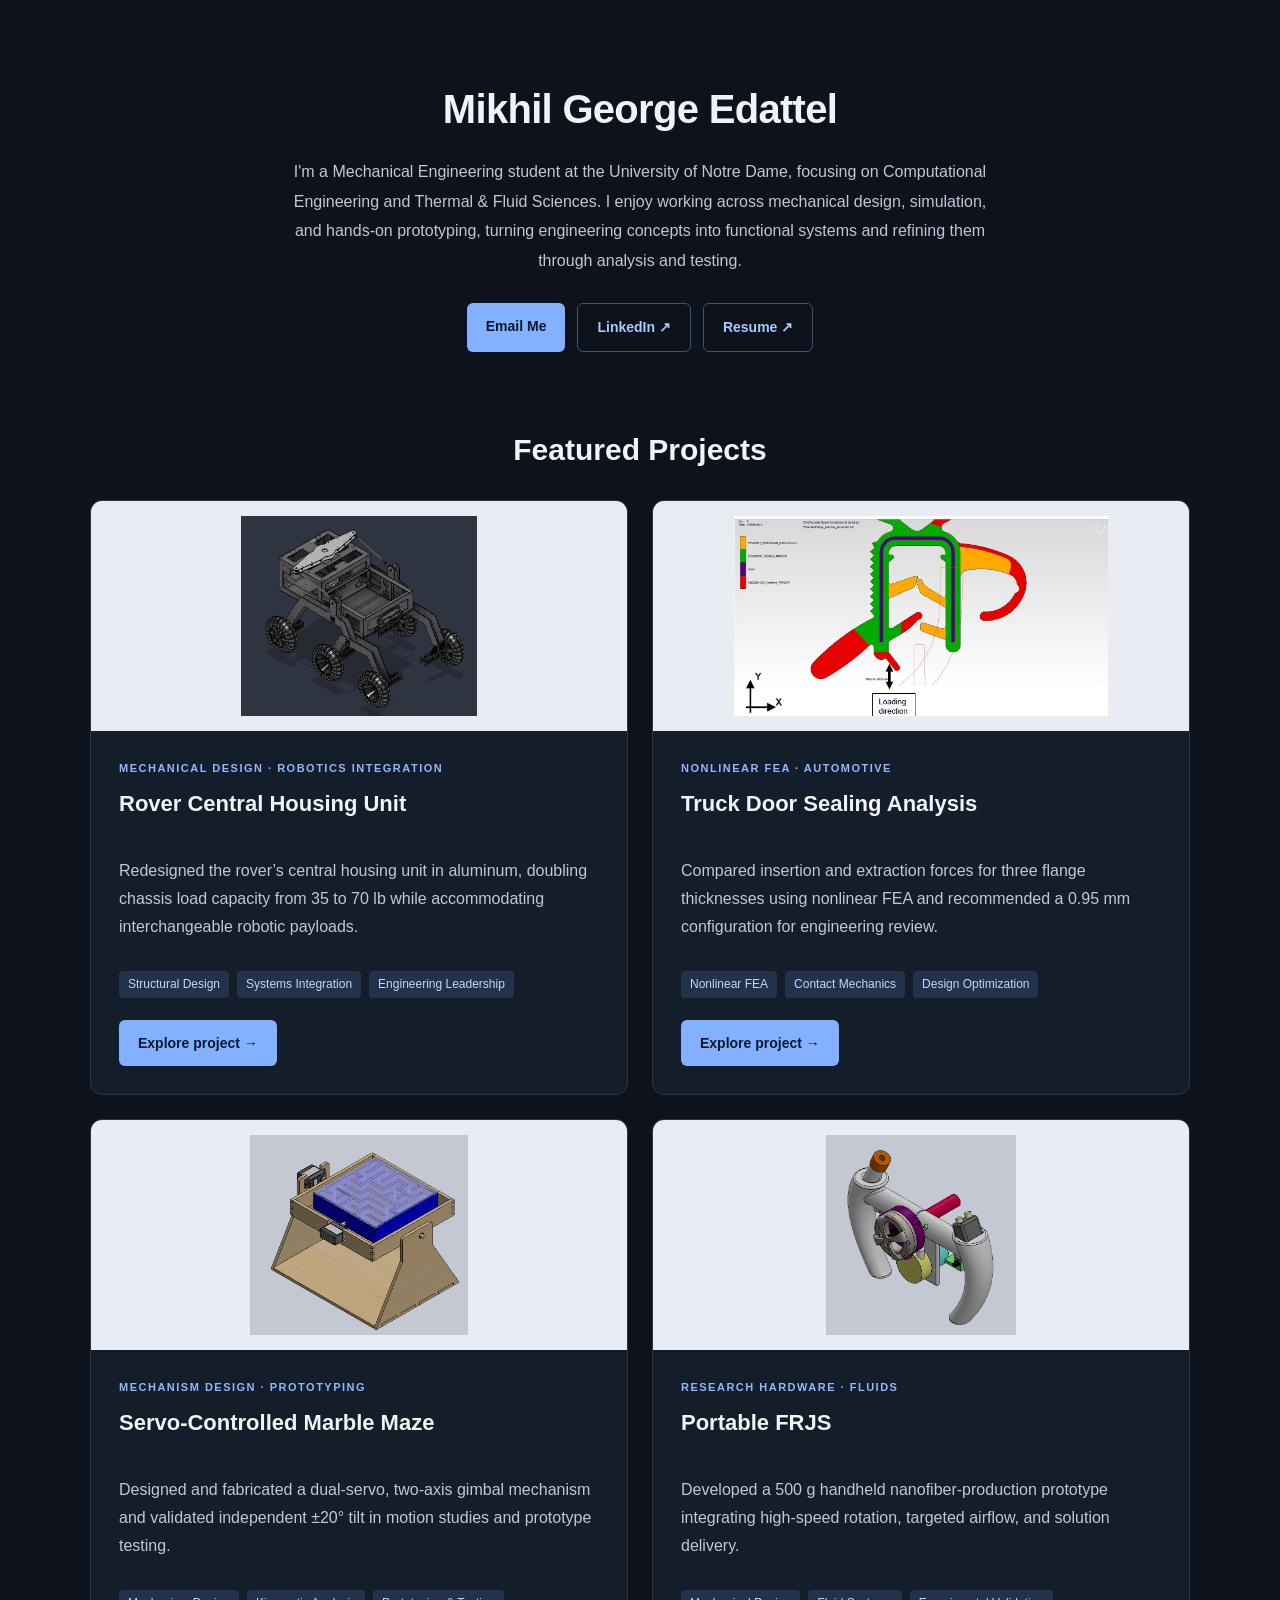
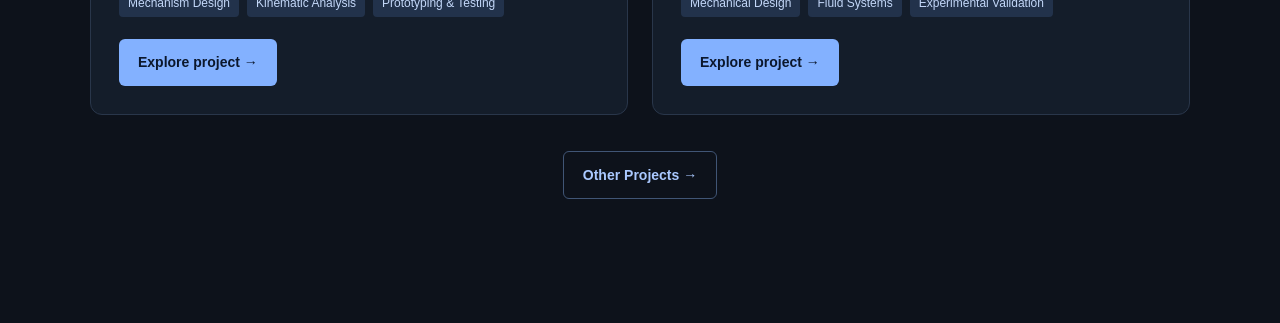
<file: index.html>
<!DOCTYPE html>

<html lang="en"><head><meta charset="utf-8"/><meta content="width=device-width,initial-scale=1" name="viewport"/><meta content="Mikhil George Edattel's mechanical engineering portfolio: design, CAE, prototyping, and systems integration." name="description"/><meta content="dark" name="color-scheme"/><title>Mechanical Engineering Portfolio | Mikhil Edattel</title><link href="styles.css" rel="stylesheet"/></head><body><a class="skip" href="#main">Skip to content</a><main id="main"><div class="wrap"><section class="home-intro"><h1>Mikhil George Edattel</h1><p>I'm a Mechanical Engineering student at the University of Notre Dame, focusing on Computational Engineering and Thermal &amp; Fluid Sciences. I enjoy working across mechanical design, simulation, and hands-on prototyping, turning engineering concepts into functional systems and refining them through analysis and testing.</p><div class="buttons"><a class="button" href="mailto:mgeorgee@nd.edu">Email Me</a><a class="button secondary" href="https://www.linkedin.com/in/mikhilge/" rel="noopener" target="_blank">LinkedIn ↗</a><a class="button secondary" href="MikhilGeorgeEdattel_MechanicalEngineer_Resume.pdf" rel="noopener" target="_blank">Resume ↗</a></div></section><section aria-labelledby="featured-title" class="home-projects" id="projects"><h2 id="featured-title">Featured Projects</h2><div class="grid"><article class="card"><img alt="ROVER CAD assembly" loading="lazy" src="assets/rover-assembly.png"/><div class="content"><span class="label">Mechanical design · Robotics integration</span><h3>Rover Central Housing Unit</h3><p>Redesigned the rover’s central housing unit in aluminum, doubling chassis load capacity from 35 to 70 lb while accommodating interchangeable robotic payloads.</p><div class="tags"><span>Structural Design</span><span>Systems Integration</span><span>Engineering Leadership</span></div><a class="button" href="rover.html">Explore project →</a></div></article><article class="card"><img alt="Truck door seal analysis setup" loading="lazy" src="assets/truck-seal-setup.png"/><div class="content"><span class="label">Nonlinear FEA · Automotive</span><h3>Truck Door Sealing Analysis</h3><p>Compared insertion and extraction forces for three flange thicknesses using nonlinear FEA and recommended a 0.95 mm configuration for engineering review.</p><div class="tags"><span>Nonlinear FEA</span><span>Contact Mechanics</span><span>Design Optimization</span></div><a class="button" href="frunk-seal.html">Explore project →</a></div></article><article class="card"><img alt="CAD model of the two-axis servo-controlled marble maze" loading="lazy" src="assets/maze-cad.png"/><div class="content"><span class="label">Mechanism design · Prototyping</span><h3>Servo-Controlled Marble Maze</h3><p>Designed and fabricated a dual-servo, two-axis gimbal mechanism and validated independent ±20° tilt in motion studies and prototype testing.</p><div class="tags"><span>Mechanism Design</span><span>Kinematic Analysis</span><span>Prototyping &amp; Testing</span></div><a class="button" href="maze.html">Explore project →</a></div></article><article class="card"><img alt="FRJS CAD assembly" loading="lazy" src="assets/frjs-assembly.png"/><div class="content"><span class="label">Research hardware · Fluids</span><h3>Portable FRJS</h3><p>Developed a 500 g handheld nanofiber-production prototype integrating high-speed rotation, targeted airflow, and solution delivery.</p><div class="tags"><span>Mechanical Design</span><span>Fluid Systems</span><span>Experimental Validation</span></div><a class="button" href="frjs.html">Explore project →</a></div></article></div><div class="home-other"><a class="button secondary" href="other-projects.html">Other Projects →</a></div></section></div></main></body></html>
</file>
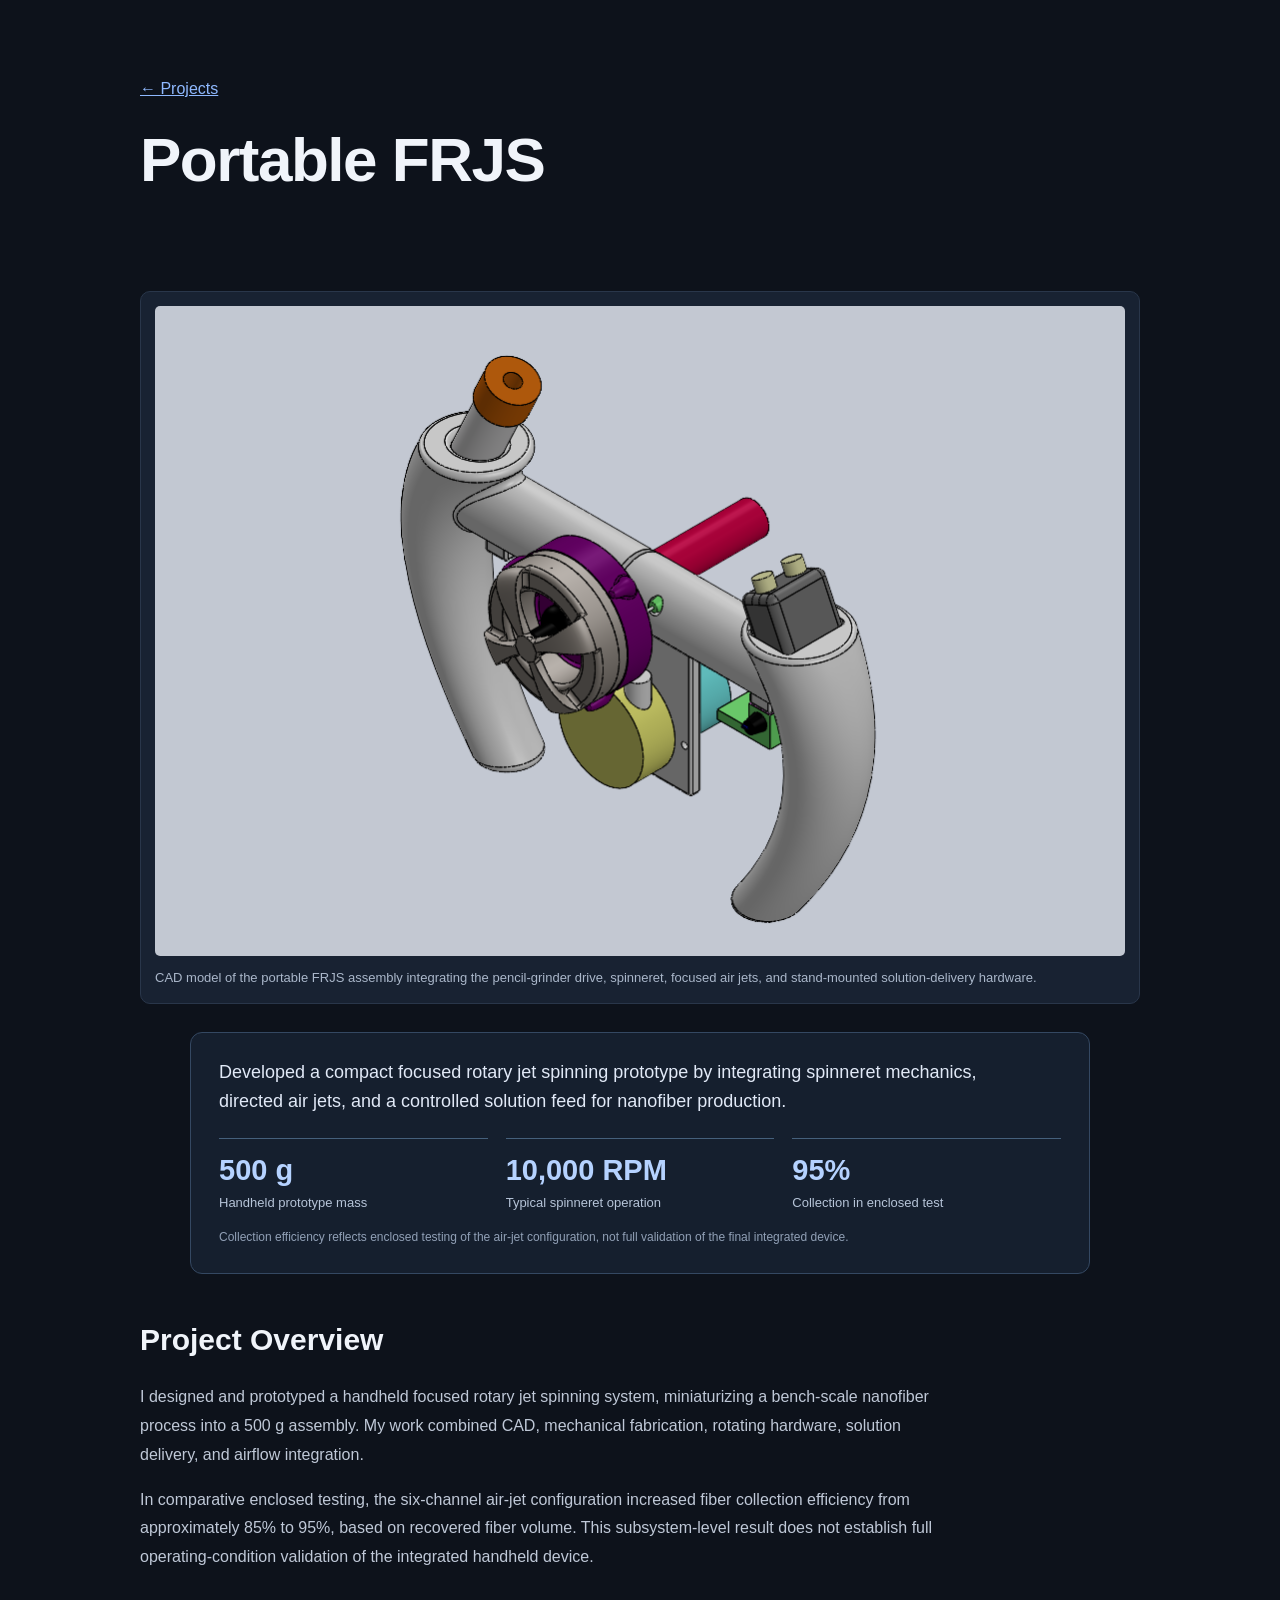
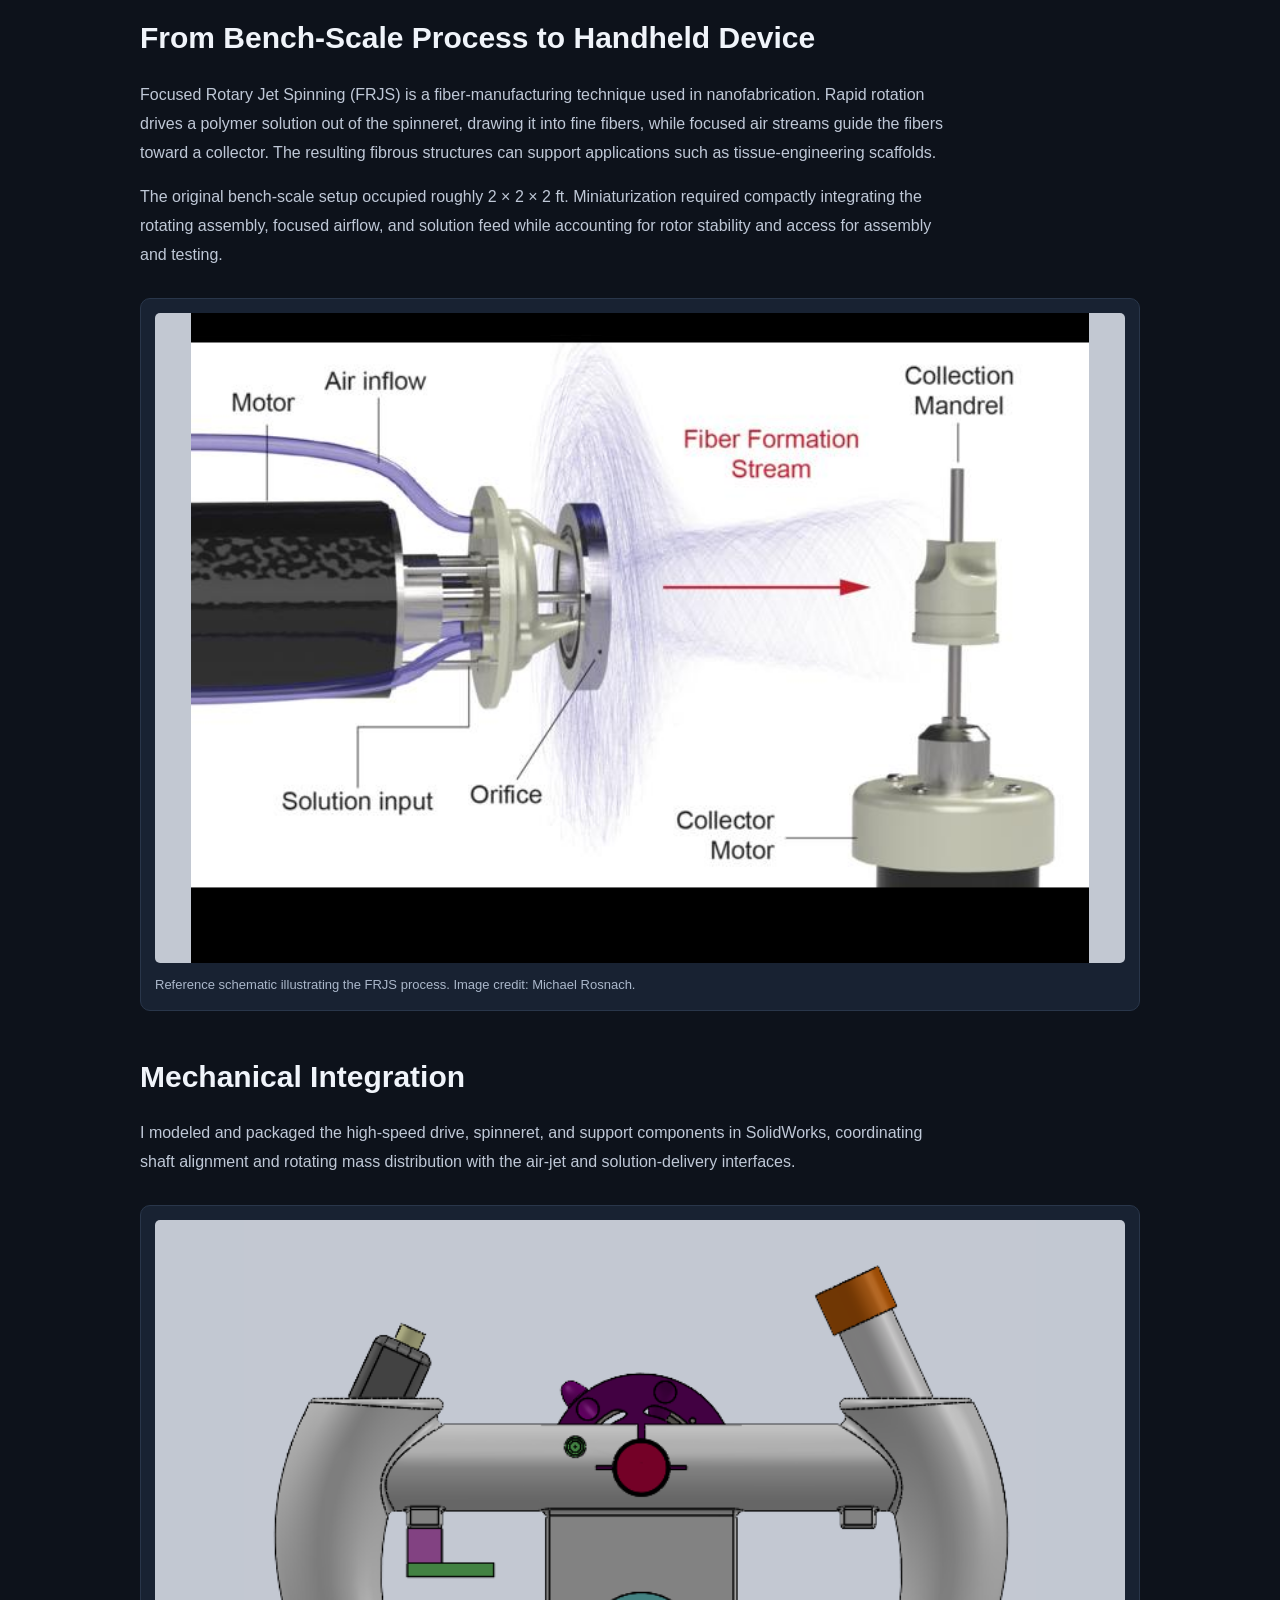
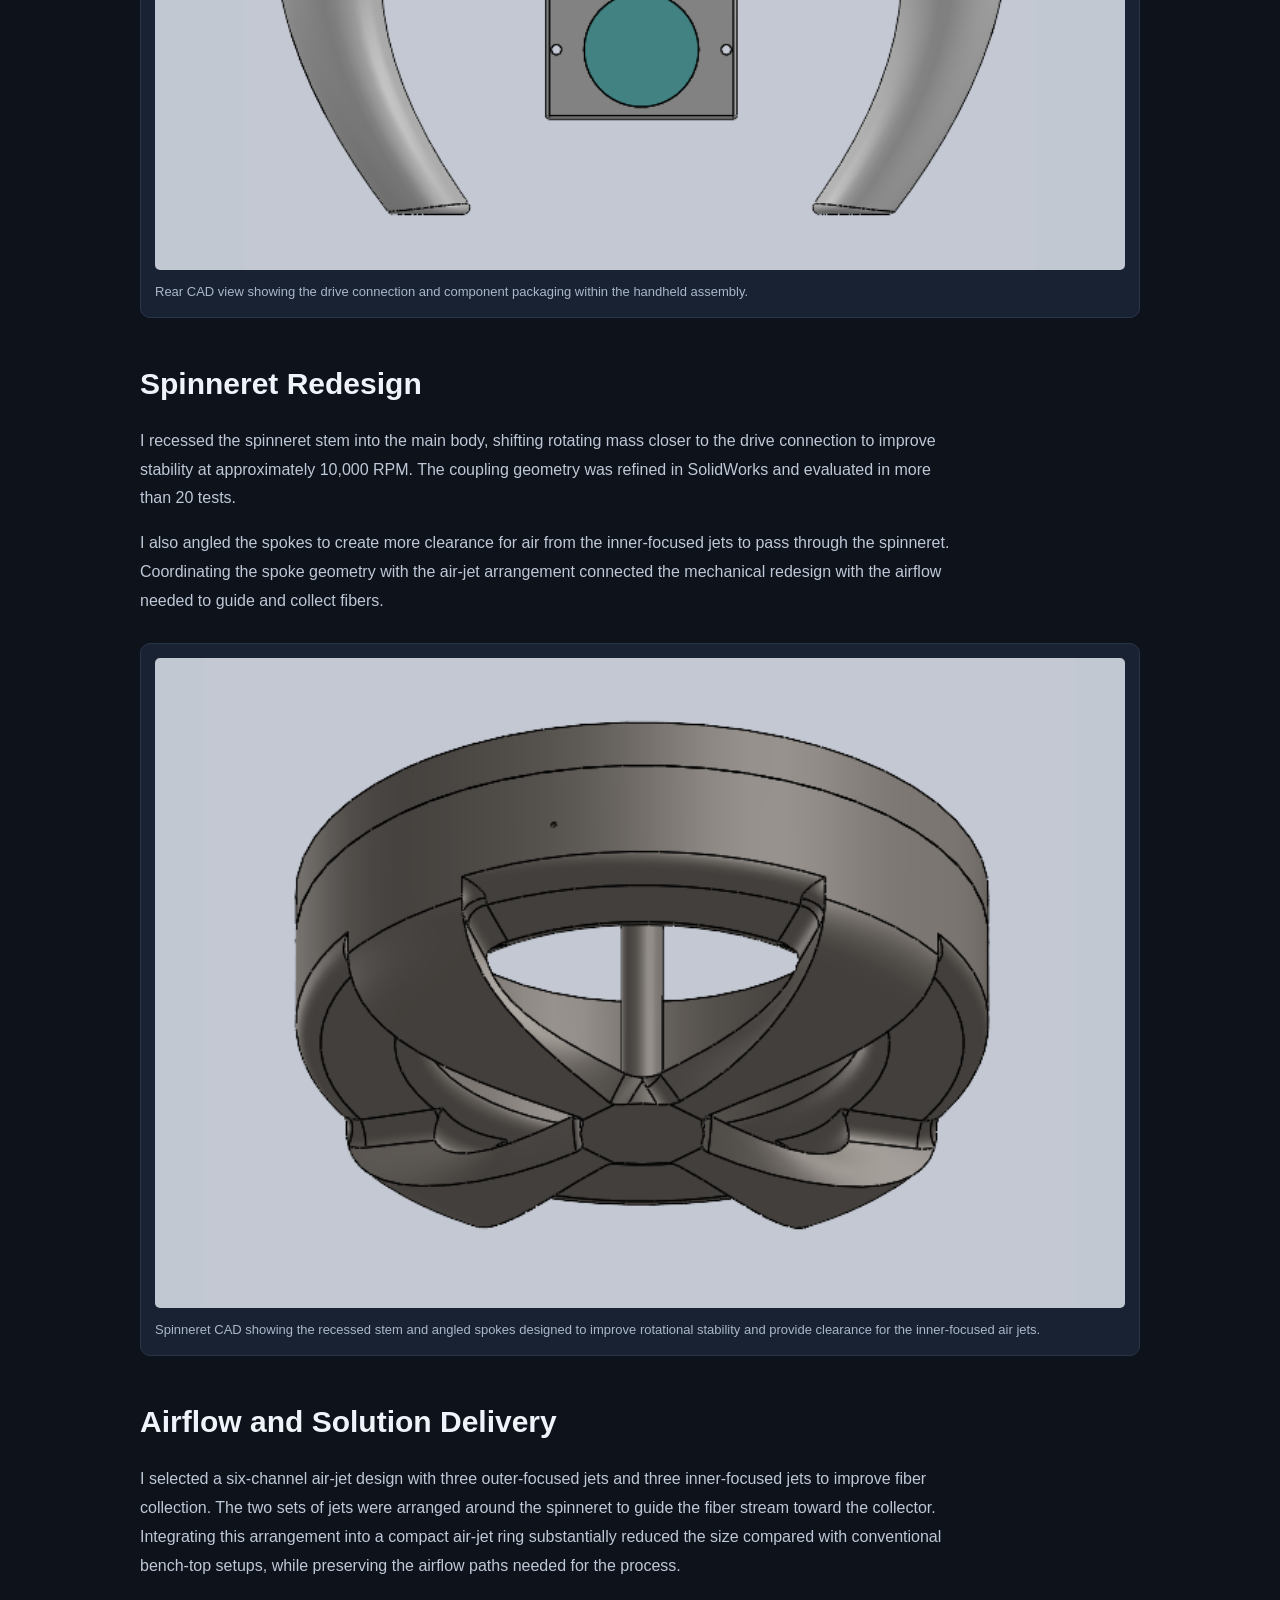
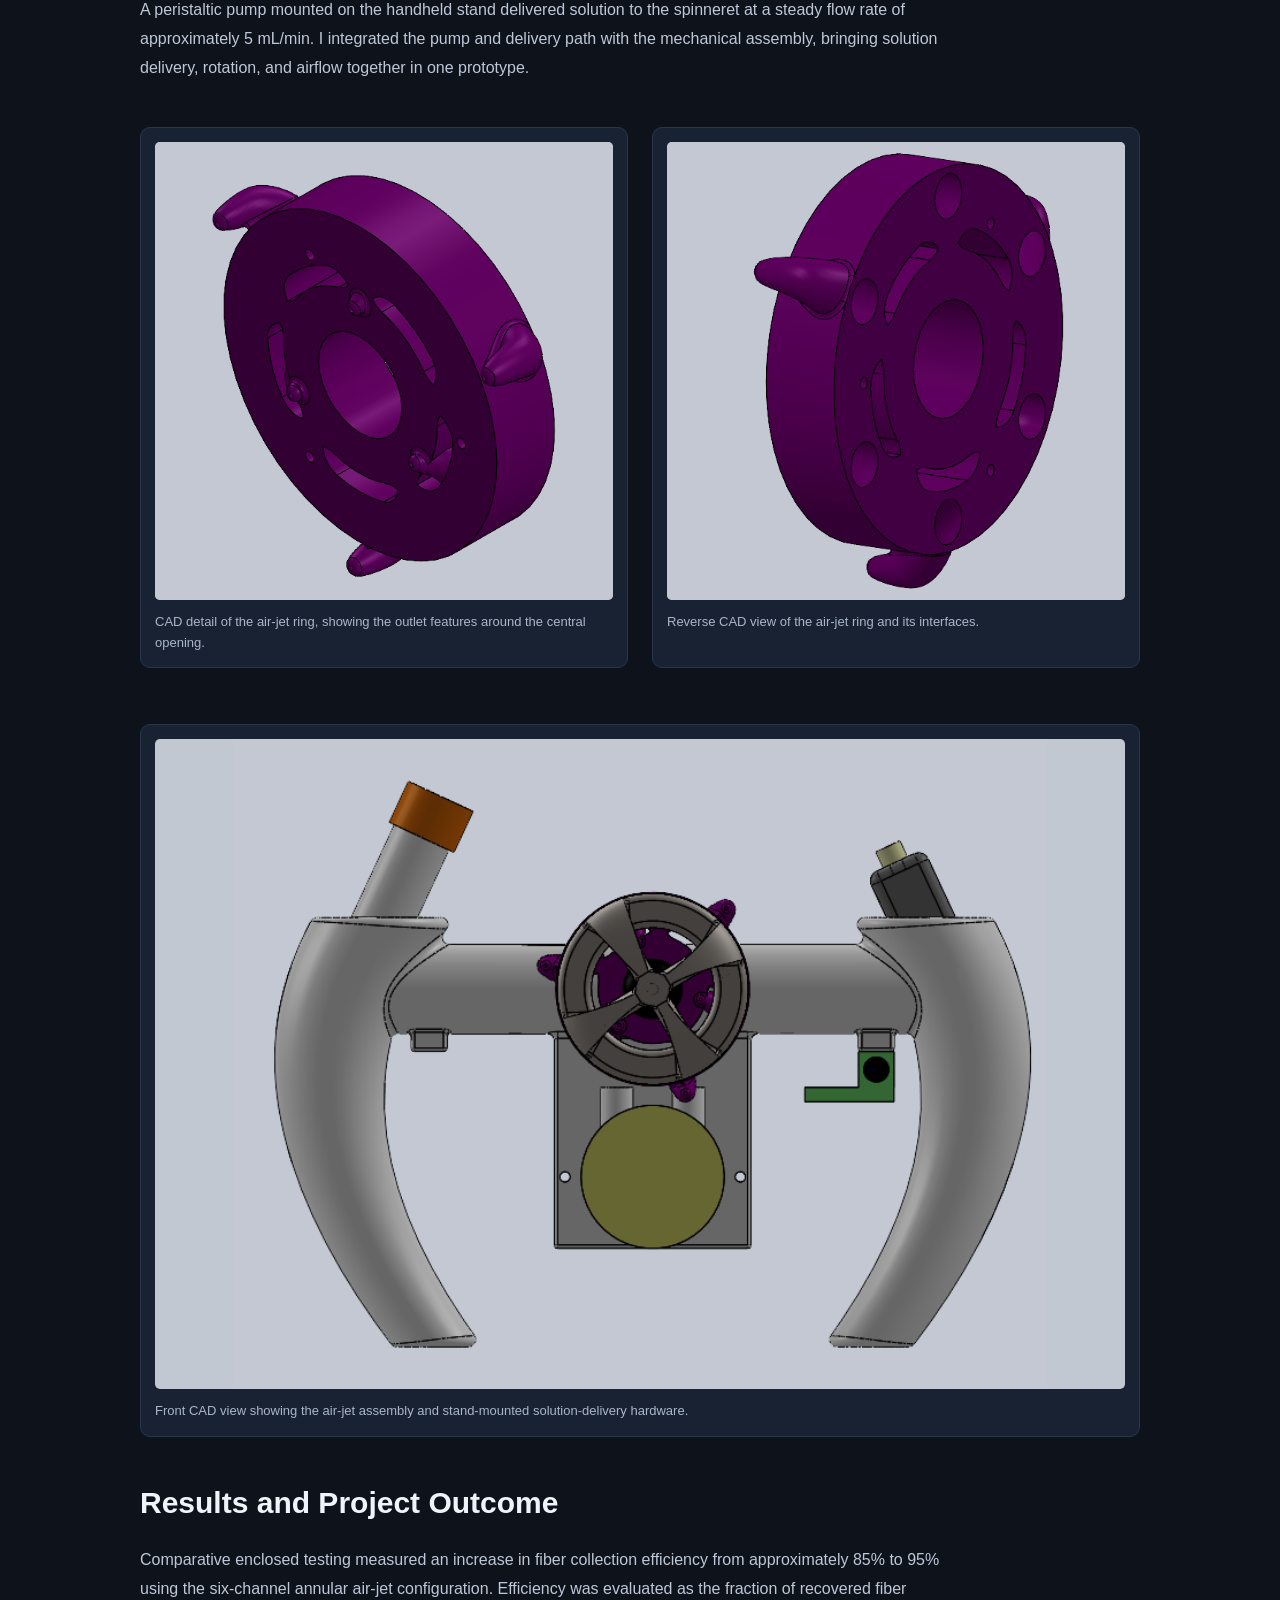
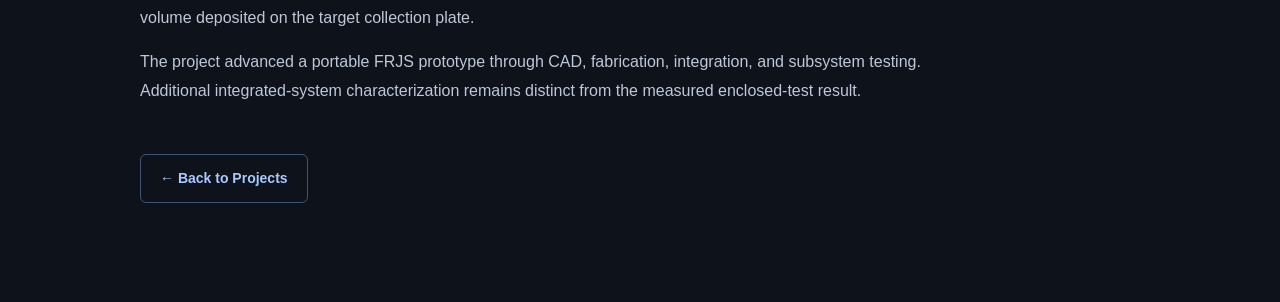
<file: frjs.html>
<!DOCTYPE html>

<html lang="en"><head><meta charset="utf-8"/><meta content="width=device-width,initial-scale=1" name="viewport"/><meta content="Mikhil George Edattel's mechanical engineering portfolio: design, CAE, prototyping, and systems integration." name="description"/><meta content="dark" name="color-scheme"/><title>Portable FRJS | Mikhil Edattel</title><link href="styles.css" rel="stylesheet"/><style>.frjs-page .wrap{max-width:1000px}.frjs-page .hero{padding-bottom:24px}.frjs-page .hero h1{margin-top:20px}.frjs-section{margin:48px 0}.frjs-section p{max-width:820px;line-height:1.8}.frjs-page figure{margin:28px 0}.frjs-page figure img{display:block;width:100%;max-height:650px;object-fit:contain;border-radius:12px;background:#c2c8d2}.frjs-page figcaption{color:var(--muted,#aab4c6);font-size:.9rem;line-height:1.6;margin-top:12px}.frjs-pair{display:grid;grid-template-columns:1fr 1fr;gap:24px}@media(max-width:700px){.frjs-pair{grid-template-columns:1fr}.frjs-section{margin:36px 0}}</style><style>.frjs-page figure{background:#182232;border:1px solid #29364a;border-radius:10px;padding:14px}.frjs-page figure img,.frjs-page video{border-radius:5px}.frjs-page figcaption{font-size:13px;color:#aab7ca;line-height:1.6;margin-top:12px}.frjs-page .buttons{padding-bottom:35px}</style></head><body><a class="skip" href="#main">Skip to content</a><main class="frjs-page" id="main"><div class="wrap"><div class="hero"><a aria-label="Return to featured projects" href="index.html#projects">← Projects</a><h1>Portable FRJS</h1></div><figure><a href="assets/frjs-assembly.png" rel="noopener" target="_blank"><img alt="CAD model of the portable FRJS assembly integrating the pencil-grinder drive, spinneret, focused air jets, and stand-mounted solution-delivery hardware." loading="lazy" src="assets/frjs-assembly.png"/></a><figcaption>CAD model of the portable FRJS assembly integrating the pencil-grinder drive, spinneret, focused air jets, and stand-mounted solution-delivery hardware.</figcaption></figure><section aria-label="Project highlights" class="project-snapshot"><p class="project-dek">Developed a compact focused rotary jet spinning prototype by integrating spinneret mechanics, directed air jets, and a controlled solution feed for nanofiber production.</p><div class="outcomes"><div class="outcome"><strong>500 g</strong><span>Handheld prototype mass</span></div><div class="outcome"><strong>10,000 RPM</strong><span>Typical spinneret operation</span></div><div class="outcome"><strong>95%</strong><span>Collection in enclosed test</span></div></div><div class="snapshot-note">Collection efficiency reflects enclosed testing of the air-jet configuration, not full validation of the final integrated device.</div></section><section class="frjs-section"><h2>Project Overview</h2><p>I designed and prototyped a handheld focused rotary jet spinning system, miniaturizing a bench-scale nanofiber process into a 500 g assembly. My work combined CAD, mechanical fabrication, rotating hardware, solution delivery, and airflow integration.</p><p>In comparative enclosed testing, the six-channel air-jet configuration increased fiber collection efficiency from approximately 85% to 95%, based on recovered fiber volume. This subsystem-level result does not establish full operating-condition validation of the integrated handheld device.</p></section><section class="frjs-section"><h2>From Bench-Scale Process to Handheld Device</h2><p>Focused Rotary Jet Spinning (FRJS) is a fiber-manufacturing technique used in nanofabrication. Rapid rotation drives a polymer solution out of the spinneret, drawing it into fine fibers, while focused air streams guide the fibers toward a collector. The resulting fibrous structures can support applications such as tissue-engineering scaffolds.</p><p>The original bench-scale setup occupied roughly 2 × 2 × 2 ft. Miniaturization required compactly integrating the rotating assembly, focused airflow, and solution feed while accounting for rotor stability and access for assembly and testing.</p><figure><a href="assets/frjs-process-schematic.jpeg" rel="noopener" target="_blank"><img alt="Reference schematic illustrating the FRJS process. Image credit: Michael Rosnach." loading="lazy" src="assets/frjs-process-schematic.jpeg"/></a><figcaption>Reference schematic illustrating the FRJS process. Image credit: Michael Rosnach.</figcaption></figure></section><section class="frjs-section"><h2>Mechanical Integration</h2><p>I modeled and packaged the high-speed drive, spinneret, and support components in SolidWorks, coordinating shaft alignment and rotating mass distribution with the air-jet and solution-delivery interfaces.</p><figure><a href="assets/frjs-rear.png" rel="noopener" target="_blank"><img alt="Rear CAD view showing the drive connection and component packaging within the handheld assembly." loading="lazy" src="assets/frjs-rear.png"/></a><figcaption>Rear CAD view showing the drive connection and component packaging within the handheld assembly.</figcaption></figure></section><section class="frjs-section"><h2>Spinneret Redesign</h2><p>I recessed the spinneret stem into the main body, shifting rotating mass closer to the drive connection to improve stability at approximately 10,000 RPM. The coupling geometry was refined in SolidWorks and evaluated in more than 20 tests.</p><p>I also angled the spokes to create more clearance for air from the inner-focused jets to pass through the spinneret. Coordinating the spoke geometry with the air-jet arrangement connected the mechanical redesign with the airflow needed to guide and collect fibers.</p><figure><a href="assets/frjs-component.png" rel="noopener" target="_blank"><img alt="Spinneret CAD showing the recessed stem and angled spokes designed to improve rotational stability and provide clearance for the inner-focused air jets." loading="lazy" src="assets/frjs-component.png"/></a><figcaption>Spinneret CAD showing the recessed stem and angled spokes designed to improve rotational stability and provide clearance for the inner-focused air jets.</figcaption></figure></section><section class="frjs-section"><h2>Airflow and Solution Delivery</h2><p>I selected a six-channel air-jet design with three outer-focused jets and three inner-focused jets to improve fiber collection. The two sets of jets were arranged around the spinneret to guide the fiber stream toward the collector. Integrating this arrangement into a compact air-jet ring substantially reduced the size compared with conventional bench-top setups, while preserving the airflow paths needed for the process.</p><p>A peristaltic pump mounted on the handheld stand delivered solution to the spinneret at a steady flow rate of approximately 5 mL/min. I integrated the pump and delivery path with the mechanical assembly, bringing solution delivery, rotation, and airflow together in one prototype.</p><div class="frjs-pair"><figure><a href="assets/frjs-ring-front.png" rel="noopener" target="_blank"><img alt="CAD detail of the air-jet ring, showing the outlet features around the central opening." loading="lazy" src="assets/frjs-ring-front.png"/></a><figcaption>CAD detail of the air-jet ring, showing the outlet features around the central opening.</figcaption></figure><figure><a href="assets/frjs-ring-rear.png" rel="noopener" target="_blank"><img alt="Reverse CAD view of the air-jet ring and its interfaces." loading="lazy" src="assets/frjs-ring-rear.png"/></a><figcaption>Reverse CAD view of the air-jet ring and its interfaces.</figcaption></figure></div><figure><a href="assets/frjs-front.png" rel="noopener" target="_blank"><img alt="Front CAD view showing the air-jet assembly and stand-mounted solution-delivery hardware." loading="lazy" src="assets/frjs-front.png"/></a><figcaption>Front CAD view showing the air-jet assembly and stand-mounted solution-delivery hardware.</figcaption></figure></section><section class="frjs-section"><h2>Results and Project Outcome</h2><p>Comparative enclosed testing measured an increase in fiber collection efficiency from approximately 85% to 95% using the six-channel annular air-jet configuration. Efficiency was evaluated as the fraction of recovered fiber volume deposited on the target collection plate.</p><p>The project advanced a portable FRJS prototype through CAD, fabrication, integration, and subsystem testing. Additional integrated-system characterization remains distinct from the measured enclosed-test result.</p></section><div class="buttons"><a aria-label="Return to featured projects" class="button secondary" href="index.html#projects">← Back to Projects</a></div></div></main></body></html>
</file>
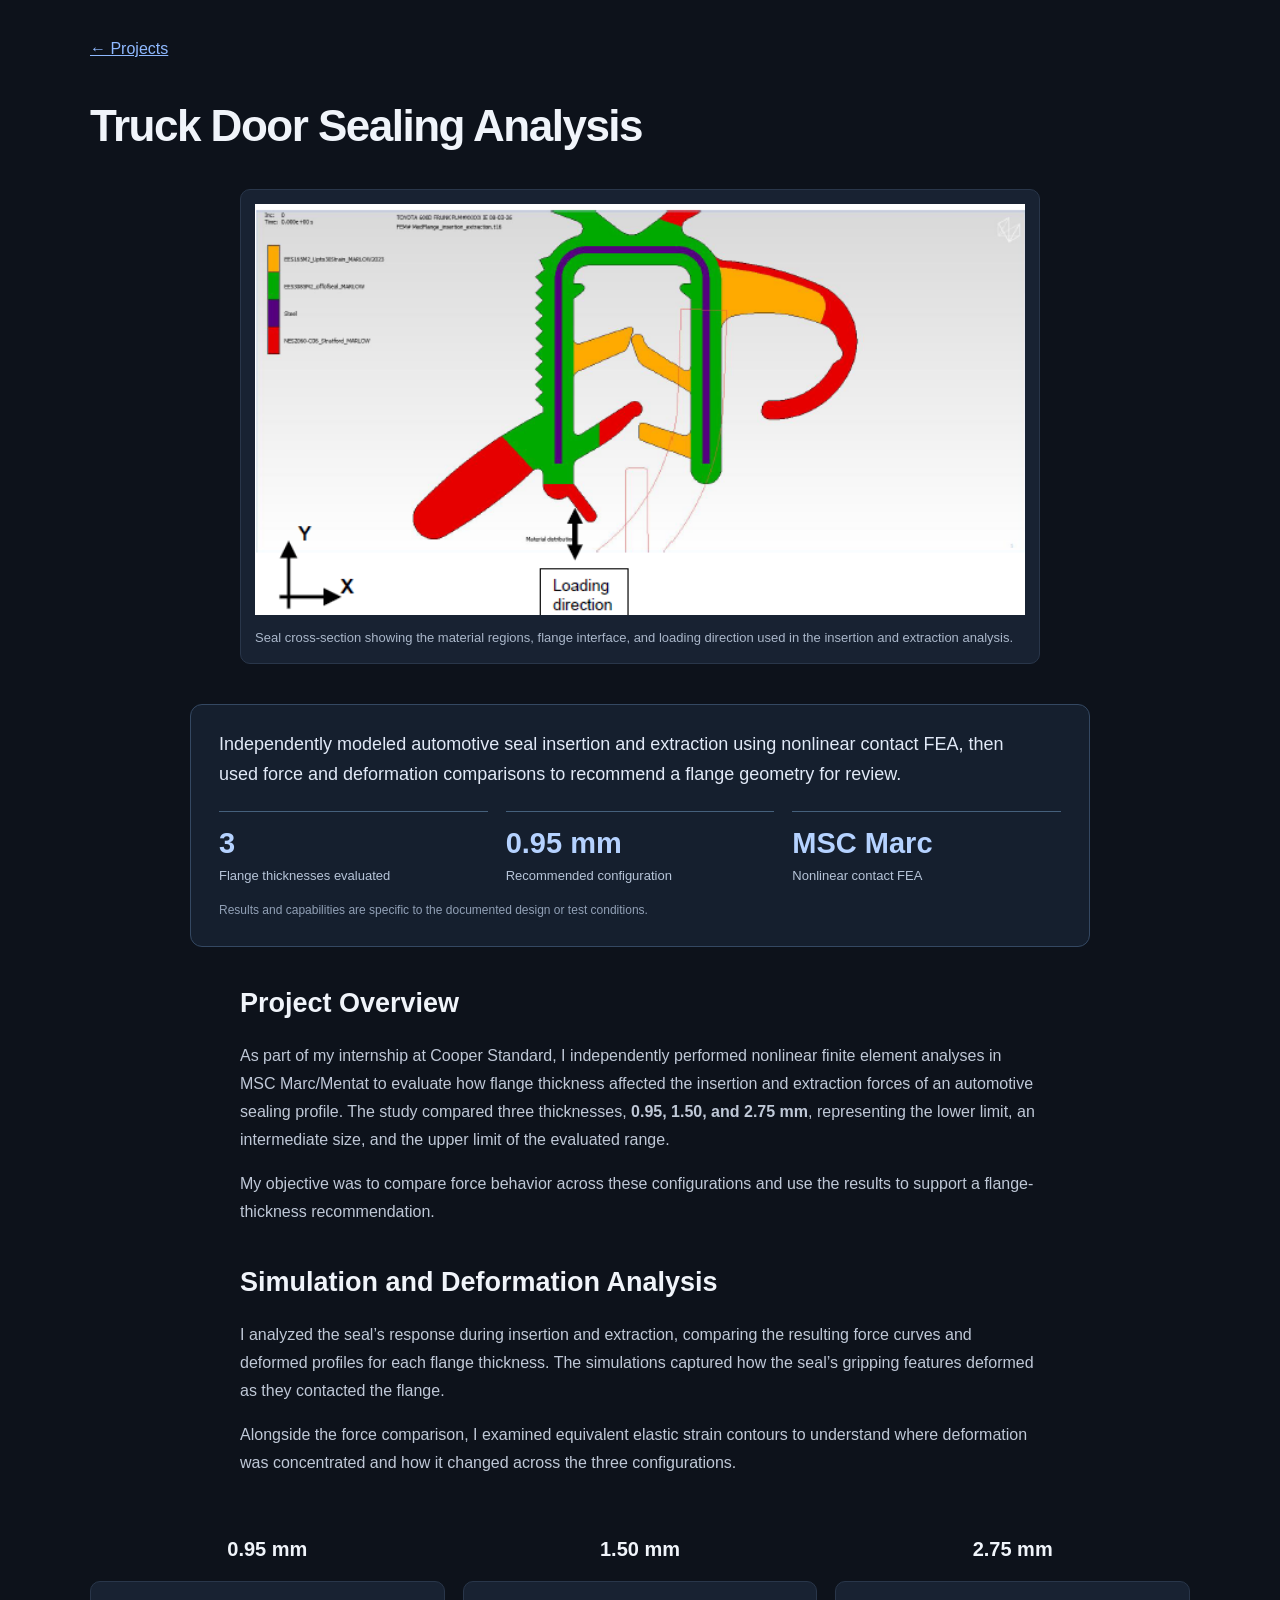
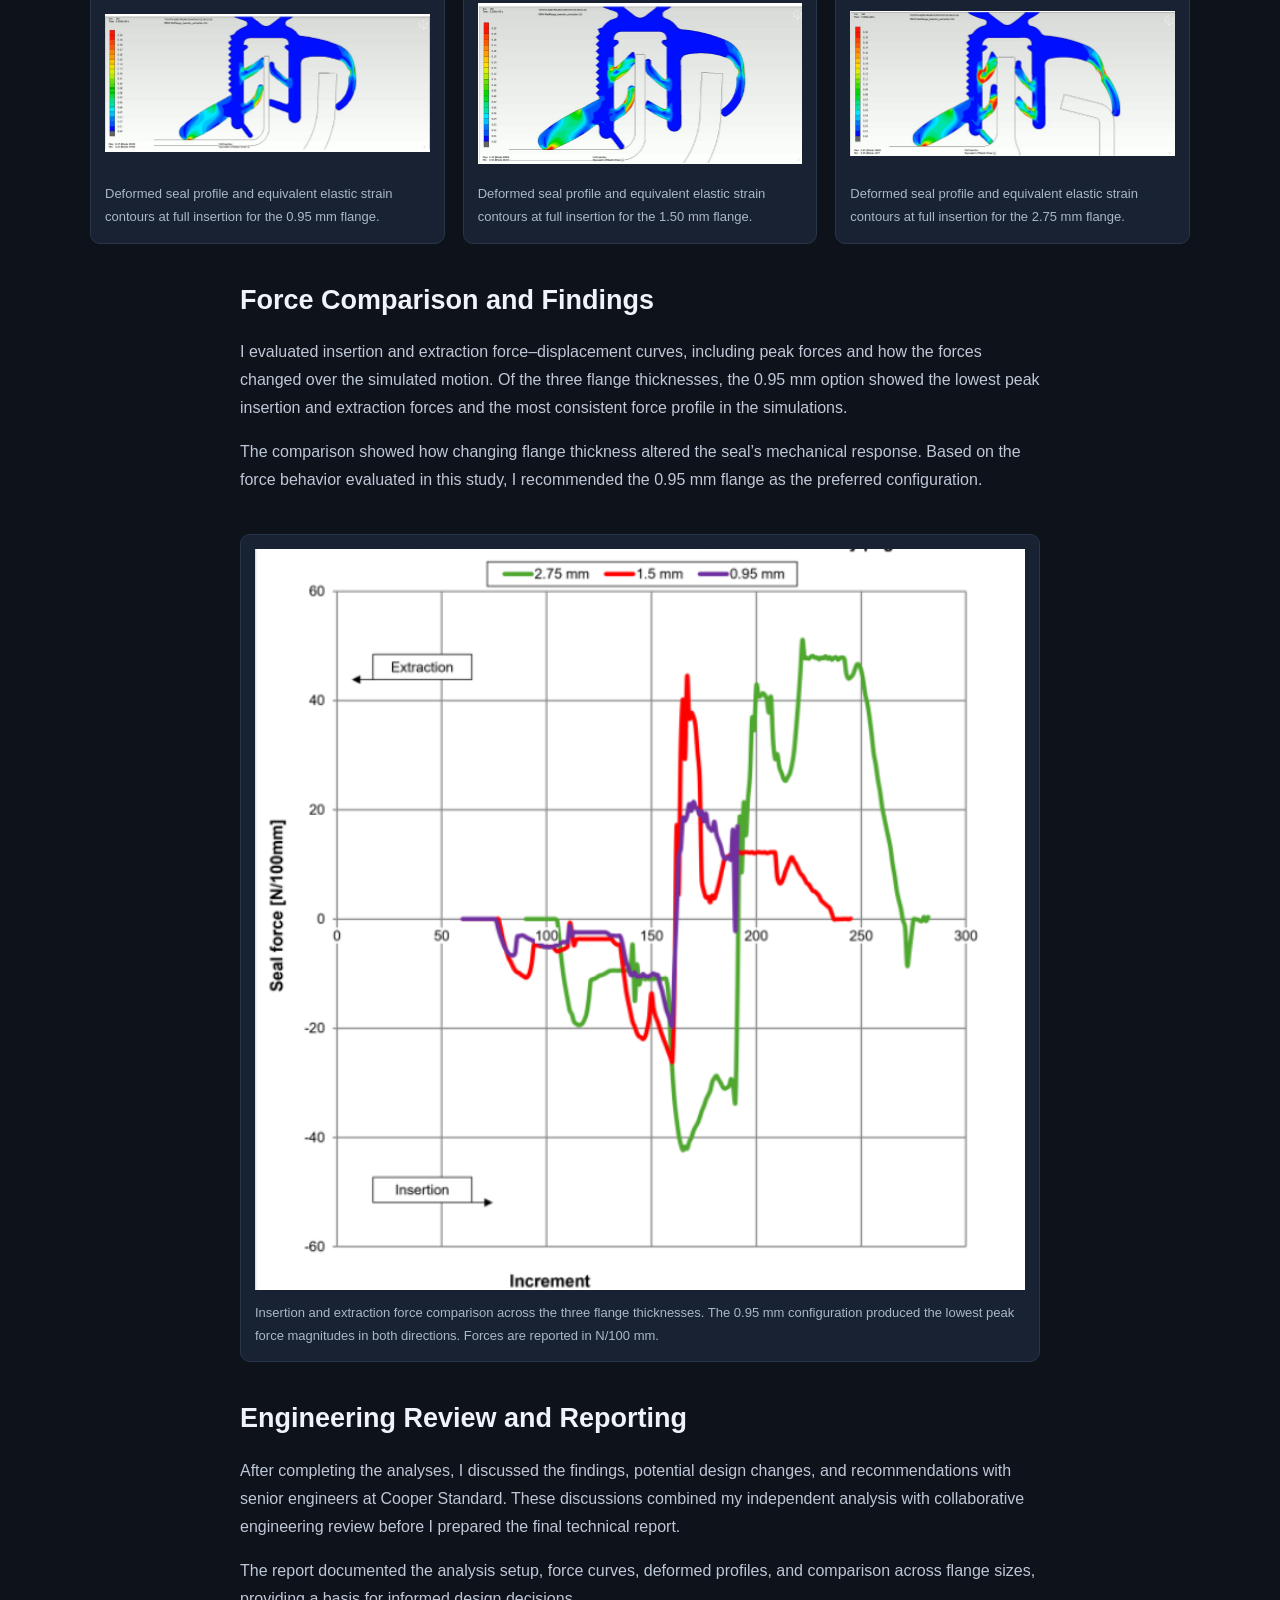
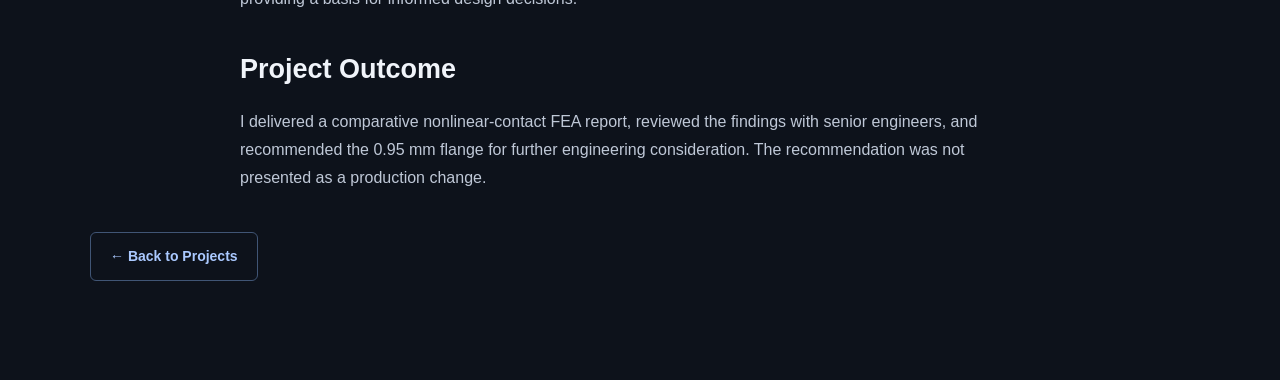
<file: frunk-seal.html>
<!DOCTYPE html>

<html lang="en"><head><meta charset="utf-8"/><meta content="width=device-width,initial-scale=1" name="viewport"/><meta content="Mikhil George Edattel's mechanical engineering portfolio: design, CAE, prototyping, and systems integration." name="description"/><meta content="dark" name="color-scheme"/><title>Truck Door Sealing Analysis | Mikhil Edattel</title><link href="styles.css" rel="stylesheet"/><style>.seal-story{max-width:1100px;padding-top:35px}.seal-story>h1{font-size:clamp(30px,4vw,44px)}.seal-story>section{max-width:800px;margin:40px auto}.seal-story h2{font-size:27px}.seal-figure{max-width:800px;margin:28px auto;background:#182232;border:1px solid #29364a;padding:14px;border-radius:10px}.seal-figure img{width:100%;height:auto;display:block}.seal-figure figcaption{font-size:13px;color:#aab7ca;margin-top:12px}.seal-trio{display:grid;grid-template-columns:repeat(3,minmax(0,1fr));gap:18px}.seal-trio h3{text-align:center;font-size:20px}.seal-trio .seal-figure{margin:0}.seal-trio img{aspect-ratio:1.85;object-fit:contain}.seal-story>.buttons{margin:35px 0}.seal-figure a{display:block}@media(max-width:750px){.seal-trio{grid-template-columns:1fr}.seal-trio .seal-figure{max-width:650px;margin:auto}}</style></head><body><a class="skip" href="#main">Skip to content</a><main id="main"><article class="wrap seal-story"><a aria-label="Return to featured projects" href="index.html#projects">← Projects</a><h1>Truck Door Sealing Analysis</h1><figure class="seal-figure"><a href="assets/truck-seal-setup.png" rel="noopener" target="_blank"><img alt="Seal cross-section showing the material regions, flange interface, and loading direction used in the insertion and extraction analysis." loading="lazy" src="assets/truck-seal-setup.png"/></a><figcaption>Seal cross-section showing the material regions, flange interface, and loading direction used in the insertion and extraction analysis.</figcaption></figure><section aria-label="Project highlights" class="project-snapshot"><p class="project-dek">Independently modeled automotive seal insertion and extraction using nonlinear contact FEA, then used force and deformation comparisons to recommend a flange geometry for review.</p><div class="outcomes"><div class="outcome"><strong>3</strong><span>Flange thicknesses evaluated</span></div><div class="outcome"><strong>0.95 mm</strong><span>Recommended configuration</span></div><div class="outcome"><strong>MSC Marc</strong><span>Nonlinear contact FEA</span></div></div><div class="snapshot-note">Results and capabilities are specific to the documented design or test conditions.</div></section><section><h2>Project Overview</h2><p>As part of my internship at Cooper Standard, I independently performed nonlinear finite element analyses in MSC Marc/Mentat to evaluate how flange thickness affected the insertion and extraction forces of an automotive sealing profile. The study compared three thicknesses, <strong>0.95, 1.50, and 2.75 mm</strong>, representing the lower limit, an intermediate size, and the upper limit of the evaluated range.</p><p>My objective was to compare force behavior across these configurations and use the results to support a flange-thickness recommendation.</p></section><section><h2>Simulation and Deformation Analysis</h2><p>I analyzed the seal’s response during insertion and extraction, comparing the resulting force curves and deformed profiles for each flange thickness. The simulations captured how the seal’s gripping features deformed as they contacted the flange.</p><p>Alongside the force comparison, I examined equivalent elastic strain contours to understand where deformation was concentrated and how it changed across the three configurations.</p></section><div class="seal-trio"><div><h3>0.95 mm</h3><figure class="seal-figure"><a href="assets/truck-seal-095.png" rel="noopener" target="_blank"><img alt="Deformed seal profile and equivalent elastic strain contours at full insertion for the 0.95 mm flange." loading="lazy" src="assets/truck-seal-095.png"/></a><figcaption>Deformed seal profile and equivalent elastic strain contours at full insertion for the 0.95 mm flange.</figcaption></figure></div><div><h3>1.50 mm</h3><figure class="seal-figure"><a href="assets/truck-seal-150.png" rel="noopener" target="_blank"><img alt="Deformed seal profile and equivalent elastic strain contours at full insertion for the 1.50 mm flange." loading="lazy" src="assets/truck-seal-150.png"/></a><figcaption>Deformed seal profile and equivalent elastic strain contours at full insertion for the 1.50 mm flange.</figcaption></figure></div><div><h3>2.75 mm</h3><figure class="seal-figure"><a href="assets/truck-seal-275.png" rel="noopener" target="_blank"><img alt="Deformed seal profile and equivalent elastic strain contours at full insertion for the 2.75 mm flange." loading="lazy" src="assets/truck-seal-275.png"/></a><figcaption>Deformed seal profile and equivalent elastic strain contours at full insertion for the 2.75 mm flange.</figcaption></figure></div></div><section><h2>Force Comparison and Findings</h2><p>I evaluated insertion and extraction force–displacement curves, including peak forces and how the forces changed over the simulated motion. Of the three flange thicknesses, the 0.95 mm option showed the lowest peak insertion and extraction forces and the most consistent force profile in the simulations.</p><p>The comparison showed how changing flange thickness altered the seal’s mechanical response. Based on the force behavior evaluated in this study, I recommended the 0.95 mm flange as the preferred configuration.</p></section><figure class="seal-figure"><a href="assets/truck-seal-forces.png" rel="noopener" target="_blank"><img alt="Insertion and extraction force comparison across the three flange thicknesses. The 0.95 mm configuration produced the lowest peak force magnitudes in both directions. Forces are reported in N/100 mm." loading="lazy" src="assets/truck-seal-forces.png"/></a><figcaption>Insertion and extraction force comparison across the three flange thicknesses. The 0.95 mm configuration produced the lowest peak force magnitudes in both directions. Forces are reported in N/100 mm.</figcaption></figure><section><h2>Engineering Review and Reporting</h2><p>After completing the analyses, I discussed the findings, potential design changes, and recommendations with senior engineers at Cooper Standard. These discussions combined my independent analysis with collaborative engineering review before I prepared the final technical report.</p><p>The report documented the analysis setup, force curves, deformed profiles, and comparison across flange sizes, providing a basis for informed design decisions.</p></section><section><h2>Project Outcome</h2><p>I delivered a comparative nonlinear-contact FEA report, reviewed the findings with senior engineers, and recommended the 0.95 mm flange for further engineering consideration. The recommendation was not presented as a production change.</p></section><div class="buttons"><a aria-label="Return to featured projects" class="button secondary" href="index.html#projects">← Back to Projects</a></div></article></main></body></html>
</file>
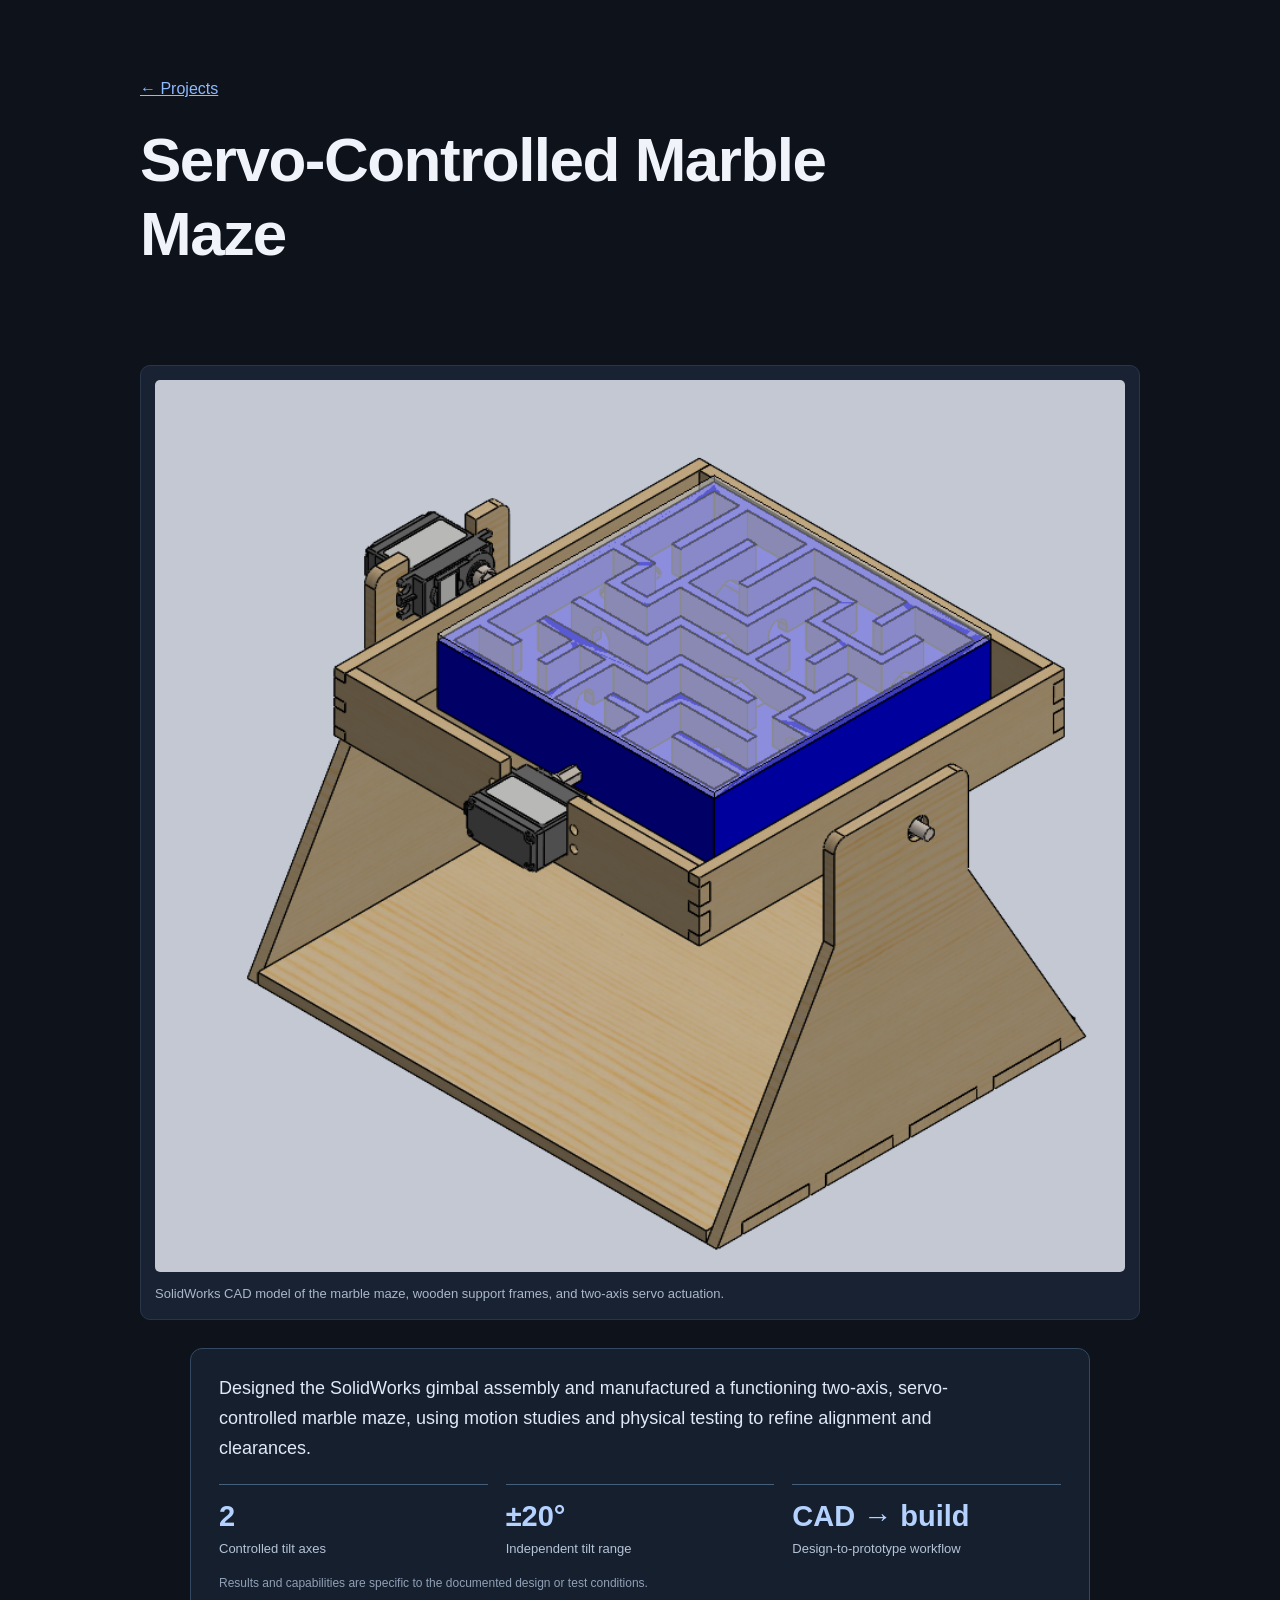
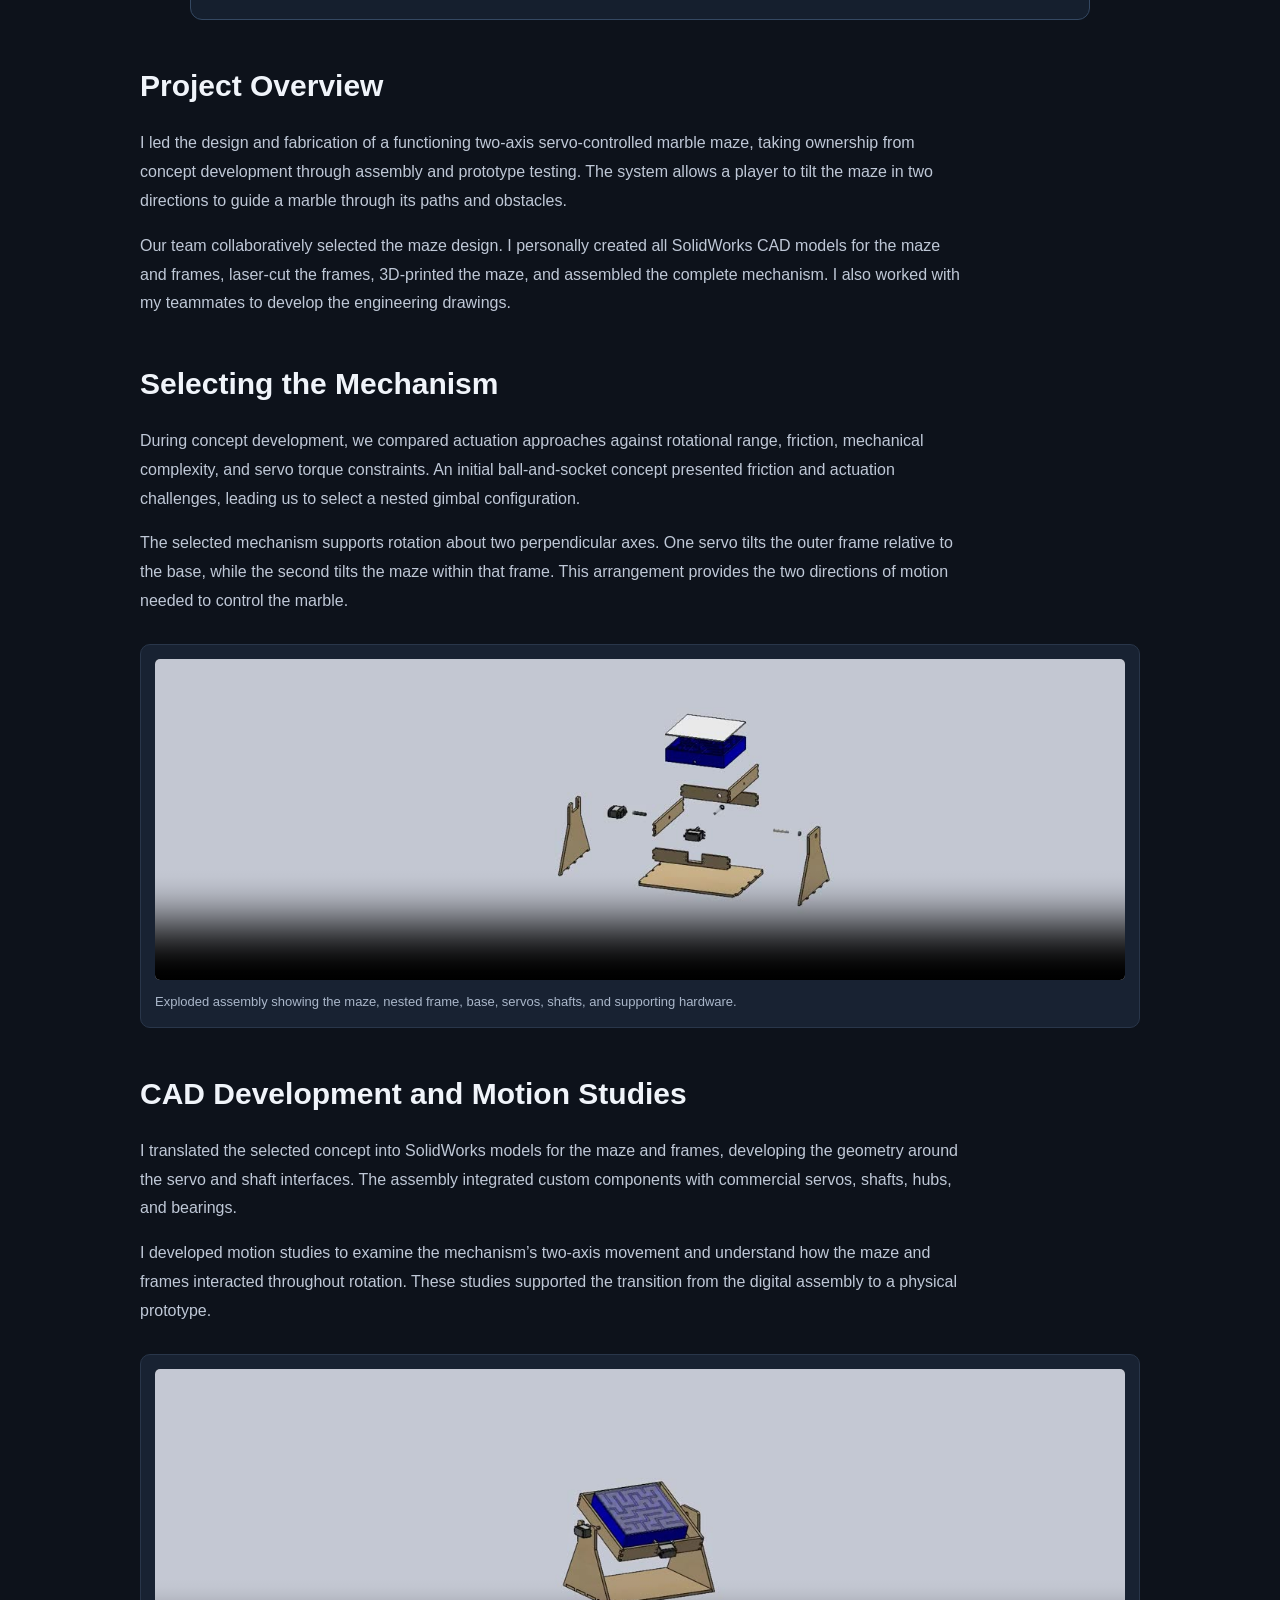
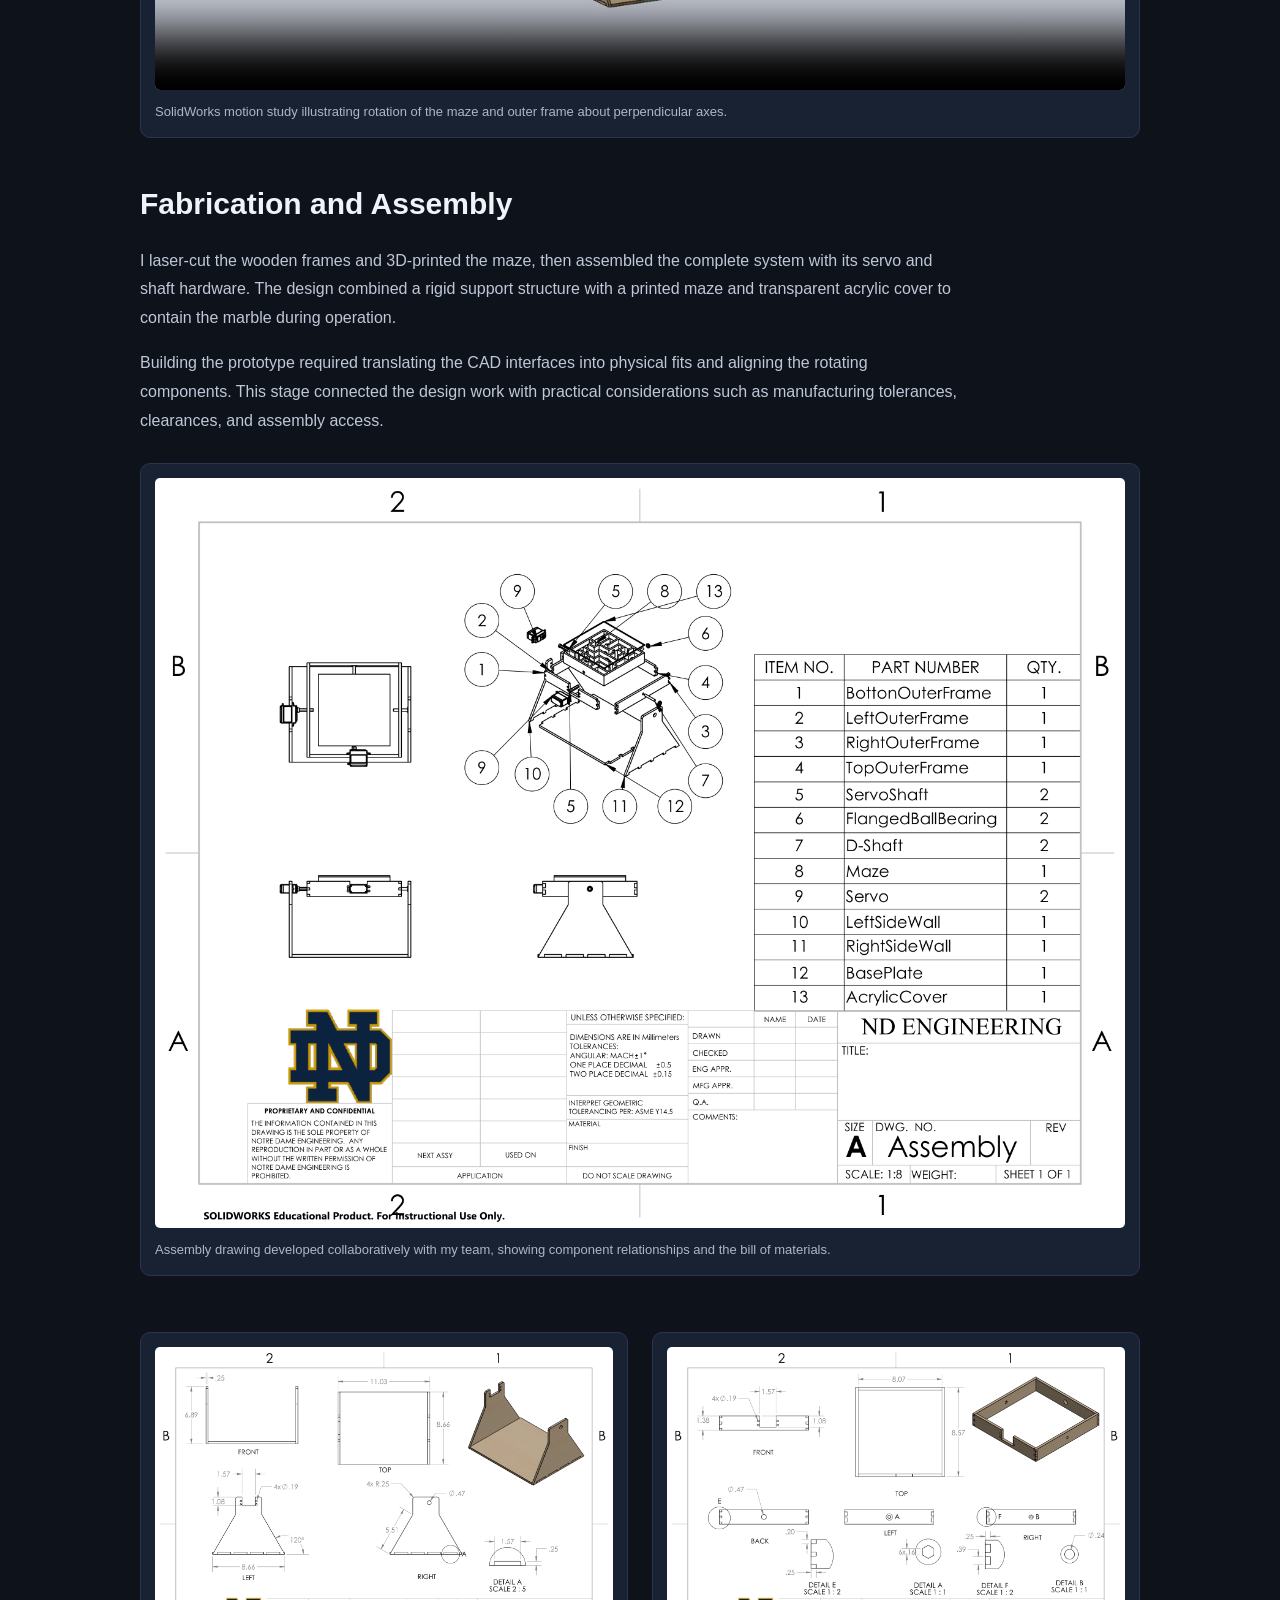
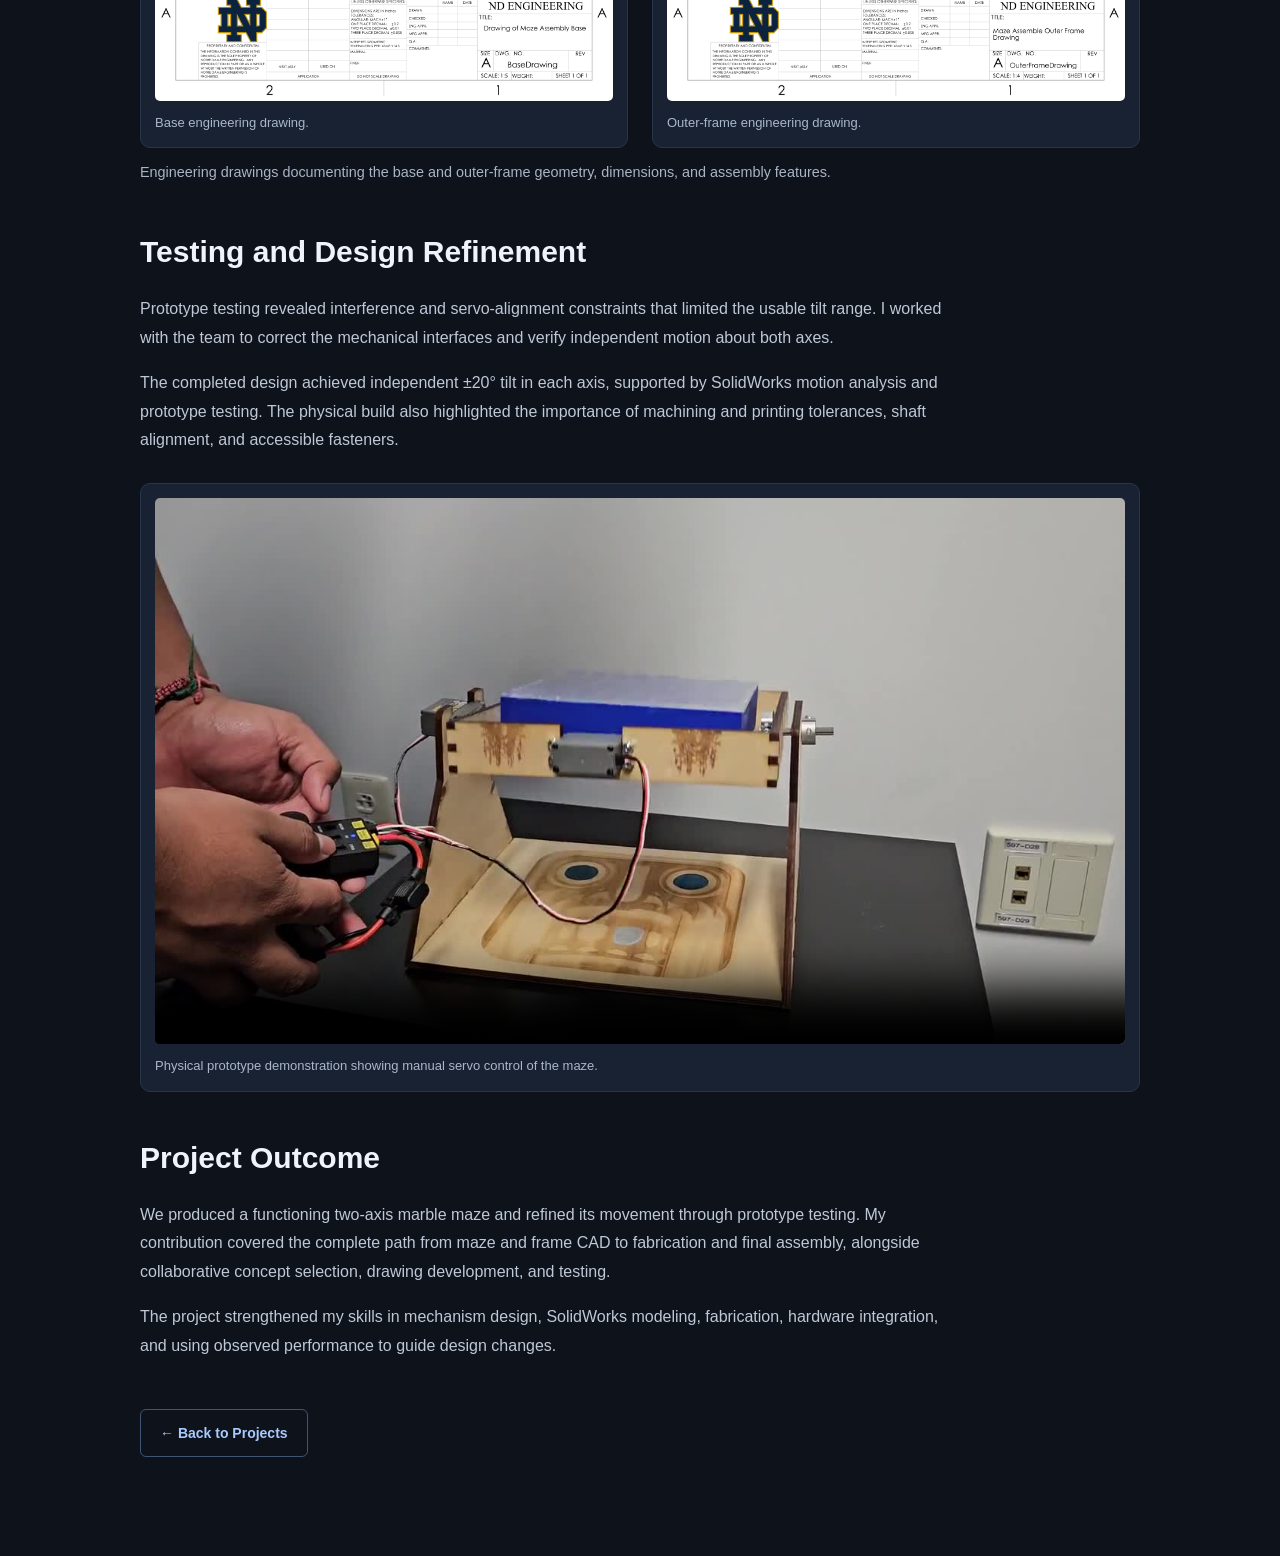
<file: maze.html>
<!DOCTYPE html>
<html lang="en"><head><meta charset="utf-8"/><meta content="width=device-width,initial-scale=1" name="viewport"/><meta content="Mikhil George Edattel's mechanical engineering portfolio: design, CAE, prototyping, and systems integration." name="description"/><meta content="dark" name="color-scheme"/><title>Servo-Controlled Marble Maze | Mikhil Edattel</title><link href="styles.css" rel="stylesheet"/><style>.maze-page .wrap{max-width:1000px}.maze-page .hero{padding-bottom:24px}.maze-page .hero h1{margin-top:20px}.maze-section{margin:48px 0}.maze-section p{max-width:820px;line-height:1.8}.maze-page figure{margin:28px 0}.maze-page figure img,.maze-page video{display:block;width:100%;height:auto;border-radius:12px}.maze-page figcaption,.drawing-caption{color:var(--muted,#aab4c6);font-size:.9rem;line-height:1.6;margin-top:12px}.maze-drawings{display:grid;grid-template-columns:1fr 1fr;gap:24px}.maze-drawings figure{margin-bottom:0}.maze-page figure a{display:block}.maze-page video{background:#111}@media(max-width:700px){.maze-drawings{grid-template-columns:1fr}.maze-section{margin:36px 0}}</style><style>.maze-page figure{background:#182232;border:1px solid #29364a;border-radius:10px;padding:14px}.maze-page figure img,.maze-page video{border-radius:5px}.maze-page figcaption{font-size:13px;color:#aab7ca;line-height:1.6;margin-top:12px}.maze-page .buttons{padding-bottom:35px}</style></head><body><a class="skip" href="#main">Skip to content</a><main class="maze-page" id="main"><div class="wrap"><div class="hero"><a aria-label="Return to featured projects" href="index.html#projects">← Projects</a><h1>Servo-Controlled Marble Maze</h1></div><figure><a href="assets/maze-cad.png" rel="noopener" target="_blank"><img alt="SolidWorks CAD model of the marble maze, wooden support frames, and two-axis servo actuation." loading="lazy" src="assets/maze-cad.png"/></a><figcaption>SolidWorks CAD model of the marble maze, wooden support frames, and two-axis servo actuation.</figcaption></figure><section aria-label="Project highlights" class="project-snapshot"><p class="project-dek">Designed the SolidWorks gimbal assembly and manufactured a functioning two-axis, servo-controlled marble maze, using motion studies and physical testing to refine alignment and clearances.</p><div class="outcomes"><div class="outcome"><strong>2</strong><span>Controlled tilt axes</span></div><div class="outcome"><strong>±20°</strong><span>Independent tilt range</span></div><div class="outcome"><strong>CAD → build</strong><span>Design-to-prototype workflow</span></div></div><div class="snapshot-note">Results and capabilities are specific to the documented design or test conditions.</div></section><section class="maze-section"><h2>Project Overview</h2><p>I led the design and fabrication of a functioning two-axis servo-controlled marble maze, taking ownership from concept development through assembly and prototype testing. The system allows a player to tilt the maze in two directions to guide a marble through its paths and obstacles.</p><p>Our team collaboratively selected the maze design. I personally created all SolidWorks CAD models for the maze and frames, laser-cut the frames, 3D-printed the maze, and assembled the complete mechanism. I also worked with my teammates to develop the engineering drawings.</p></section><section class="maze-section"><h2>Selecting the Mechanism</h2><p>During concept development, we compared actuation approaches against rotational range, friction, mechanical complexity, and servo torque constraints. An initial ball-and-socket concept presented friction and actuation challenges, leading us to select a nested gimbal configuration.</p><p>The selected mechanism supports rotation about two perpendicular axes. One servo tilts the outer frame relative to the base, while the second tilts the maze within that frame. This arrangement provides the two directions of motion needed to control the marble.</p><figure><video controls="" playsinline="" poster="assets/maze-exploded.jpg" preload="metadata"><source src="assets/maze-exploded.mp4" type="video/mp4"/>Your browser does not support video playback. <a href="assets/maze-exploded.mp4">Download the video</a>.</video><figcaption>Exploded assembly showing the maze, nested frame, base, servos, shafts, and supporting hardware.</figcaption></figure></section><section class="maze-section"><h2>CAD Development and Motion Studies</h2><p>I translated the selected concept into SolidWorks models for the maze and frames, developing the geometry around the servo and shaft interfaces. The assembly integrated custom components with commercial servos, shafts, hubs, and bearings.</p><p>I developed motion studies to examine the mechanism’s two-axis movement and understand how the maze and frames interacted throughout rotation. These studies supported the transition from the digital assembly to a physical prototype.</p><figure><video controls="" playsinline="" poster="assets/maze-motion.jpg" preload="metadata"><source src="assets/maze-motion.mp4" type="video/mp4"/>Your browser does not support video playback. <a href="assets/maze-motion.mp4">Download the video</a>.</video><figcaption>SolidWorks motion study illustrating rotation of the maze and outer frame about perpendicular axes.</figcaption></figure></section><section class="maze-section"><h2>Fabrication and Assembly</h2><p>I laser-cut the wooden frames and 3D-printed the maze, then assembled the complete system with its servo and shaft hardware. The design combined a rigid support structure with a printed maze and transparent acrylic cover to contain the marble during operation.</p><p>Building the prototype required translating the CAD interfaces into physical fits and aligning the rotating components. This stage connected the design work with practical considerations such as manufacturing tolerances, clearances, and assembly access.</p><figure><a href="assets/maze-assembly-drawing.png" rel="noopener" target="_blank"><img alt="Assembly drawing developed collaboratively with my team, showing component relationships and the bill of materials." loading="lazy" src="assets/maze-assembly-drawing.png"/></a><figcaption>Assembly drawing developed collaboratively with my team, showing component relationships and the bill of materials.</figcaption></figure><div class="maze-drawings"><figure><a href="assets/maze-base-drawing.png" rel="noopener" target="_blank"><img alt="Base engineering drawing." loading="lazy" src="assets/maze-base-drawing.png"/></a><figcaption>Base engineering drawing.</figcaption></figure><figure><a href="assets/maze-frame-drawing.png" rel="noopener" target="_blank"><img alt="Outer-frame engineering drawing." loading="lazy" src="assets/maze-frame-drawing.png"/></a><figcaption>Outer-frame engineering drawing.</figcaption></figure></div><p class="drawing-caption">Engineering drawings documenting the base and outer-frame geometry, dimensions, and assembly features.</p></section><section class="maze-section"><h2>Testing and Design Refinement</h2><p>Prototype testing revealed interference and servo-alignment constraints that limited the usable tilt range. I worked with the team to correct the mechanical interfaces and verify independent motion about both axes.</p><p>The completed design achieved independent ±20° tilt in each axis, supported by SolidWorks motion analysis and prototype testing. The physical build also highlighted the importance of machining and printing tolerances, shaft alignment, and accessible fasteners.</p><figure><video controls="" playsinline="" poster="assets/maze-demo.jpg" preload="metadata"><source src="assets/maze-demo.mp4" type="video/mp4"/>Your browser does not support video playback. <a href="assets/maze-demo.mp4">Download the video</a>.</video><figcaption>Physical prototype demonstration showing manual servo control of the maze.</figcaption></figure></section><section class="maze-section"><h2>Project Outcome</h2><p>We produced a functioning two-axis marble maze and refined its movement through prototype testing. My contribution covered the complete path from maze and frame CAD to fabrication and final assembly, alongside collaborative concept selection, drawing development, and testing.</p><p>The project strengthened my skills in mechanism design, SolidWorks modeling, fabrication, hardware integration, and using observed performance to guide design changes.</p></section><div class="buttons"><a aria-label="Return to featured projects" class="button secondary" href="index.html#projects">← Back to Projects</a></div></div></main></body></html>
</file>
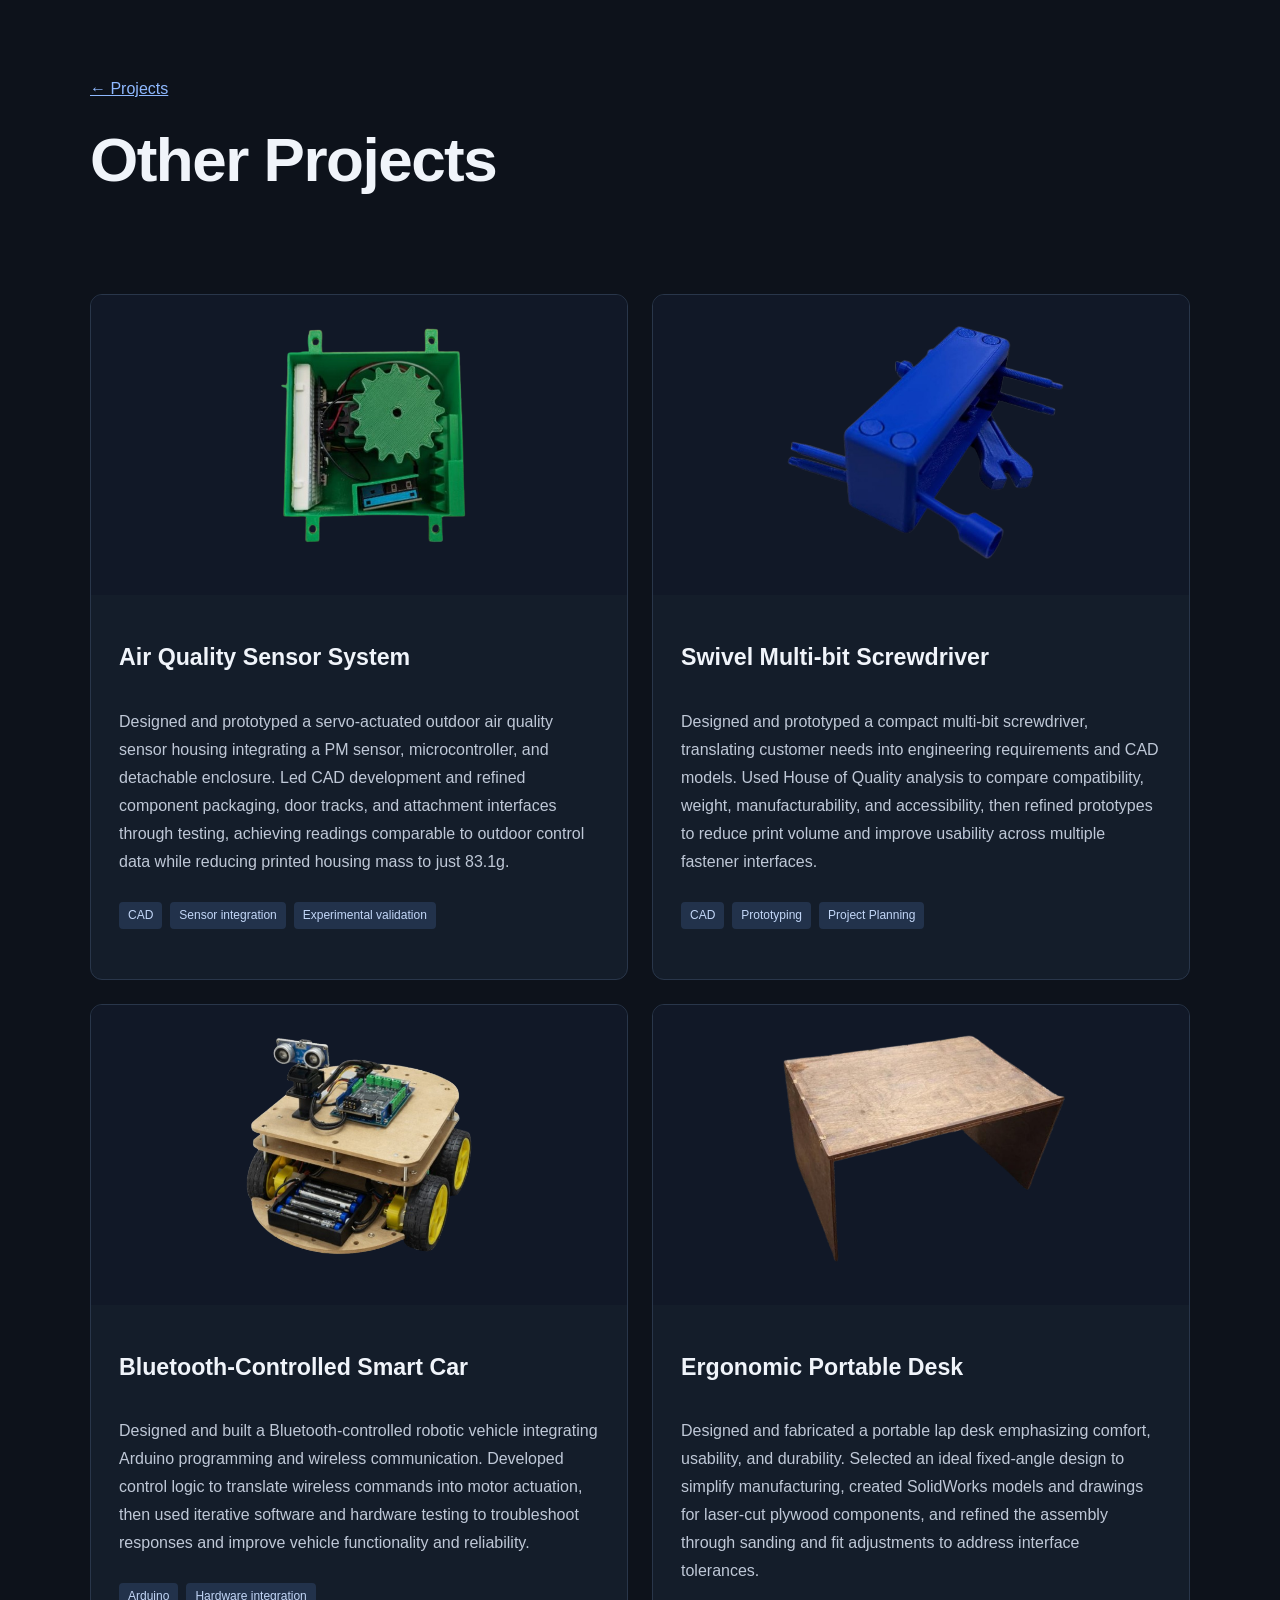
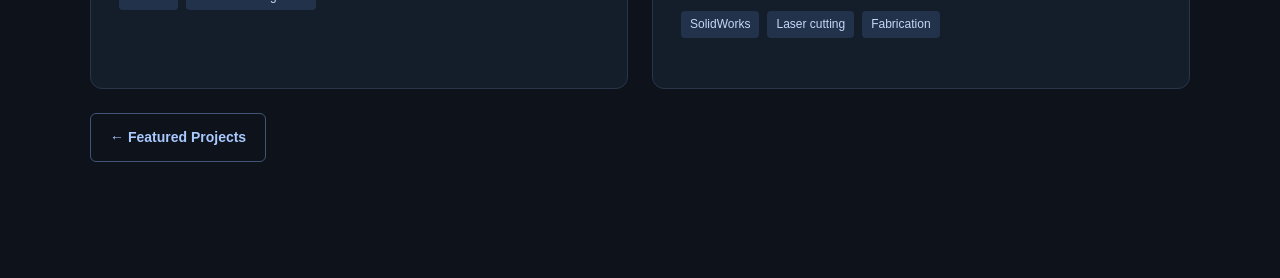
<file: other-projects.html>
<!DOCTYPE html>

<html lang="en"><head><meta charset="utf-8"/><meta content="width=device-width,initial-scale=1" name="viewport"/><meta content="Mikhil George Edattel's mechanical engineering portfolio: design, CAE, prototyping, and systems integration." name="description"/><meta content="dark" name="color-scheme"/><title>Other Projects | Mikhil Edattel</title><link href="styles.css" rel="stylesheet"/><style>.other-page .card>img{width:100%;height:300px;object-fit:contain;padding:20px;box-sizing:border-box;background:#111827}.other-page .card .content h2{font-size:1.45rem;line-height:1.3}.other-page .card .content p{line-height:1.75}.other-page .hero h1{margin-top:20px}@media(max-width:600px){.other-page .card>img{height:260px}}</style></head><body><a class="skip" href="#main">Skip to content</a><main class="other-page" id="main"><div class="wrap"><div class="hero"><a aria-label="Return to featured projects" href="index.html#projects">← Projects</a><h1>Other Projects</h1></div><div class="grid"><article class="card"><img alt="Assembled air quality sensor housing with internal electronics and servo mechanism" loading="lazy" src="assets/other-air-quality.png"/><div class="content"><h2>Air Quality Sensor System</h2><p>Designed and prototyped a servo-actuated outdoor air quality sensor housing integrating a PM sensor, microcontroller, and detachable enclosure. Led CAD development and refined component packaging, door tracks, and attachment interfaces through testing, achieving readings comparable to outdoor control data while reducing printed housing mass to just 83.1g.</p><div class="tags"><span>CAD</span><span>Sensor integration</span><span>Experimental validation</span></div></div></article><article class="card"><img alt="Blue printed swivel multi-bit screwdriver prototype" loading="lazy" src="assets/other-screwdriver.png"/><div class="content"><h2>Swivel Multi-bit Screwdriver</h2><p>Designed and prototyped a compact multi-bit screwdriver, translating customer needs into engineering requirements and CAD models. Used House of Quality analysis to compare compatibility, weight, manufacturability, and accessibility, then refined prototypes to reduce print volume and improve usability across multiple fastener interfaces.</p><div class="tags"><span>CAD</span><span>Prototyping</span><span>Project Planning</span></div></div></article><article class="card"><img alt="Assembled Bluetooth-controlled robotic vehicle" loading="lazy" src="assets/other-smart-car.png"/><div class="content"><h2>Bluetooth-Controlled Smart Car</h2><p>Designed and built a Bluetooth-controlled robotic vehicle integrating Arduino programming and wireless communication. Developed control logic to translate wireless commands into motor actuation, then used iterative software and hardware testing to troubleshoot responses and improve vehicle functionality and reliability.</p><div class="tags"><span>Arduino</span><span>Hardware integration</span></div></div></article><article class="card"><img alt="Assembled wooden portable lap desk" loading="lazy" src="assets/other-desk.png"/><div class="content"><h2>Ergonomic Portable Desk</h2><p>Designed and fabricated a portable lap desk emphasizing comfort, usability, and durability. Selected an ideal fixed-angle design to simplify manufacturing, created SolidWorks models and drawings for laser-cut plywood components, and refined the assembly through sanding and fit adjustments to address interface tolerances.</p><div class="tags"><span>SolidWorks</span><span>Laser cutting</span><span>Fabrication</span></div></div></article></div><div class="buttons"><a aria-label="Return to featured projects" class="button secondary" href="index.html#projects">← Featured Projects</a></div></div></main></body></html>
</file>
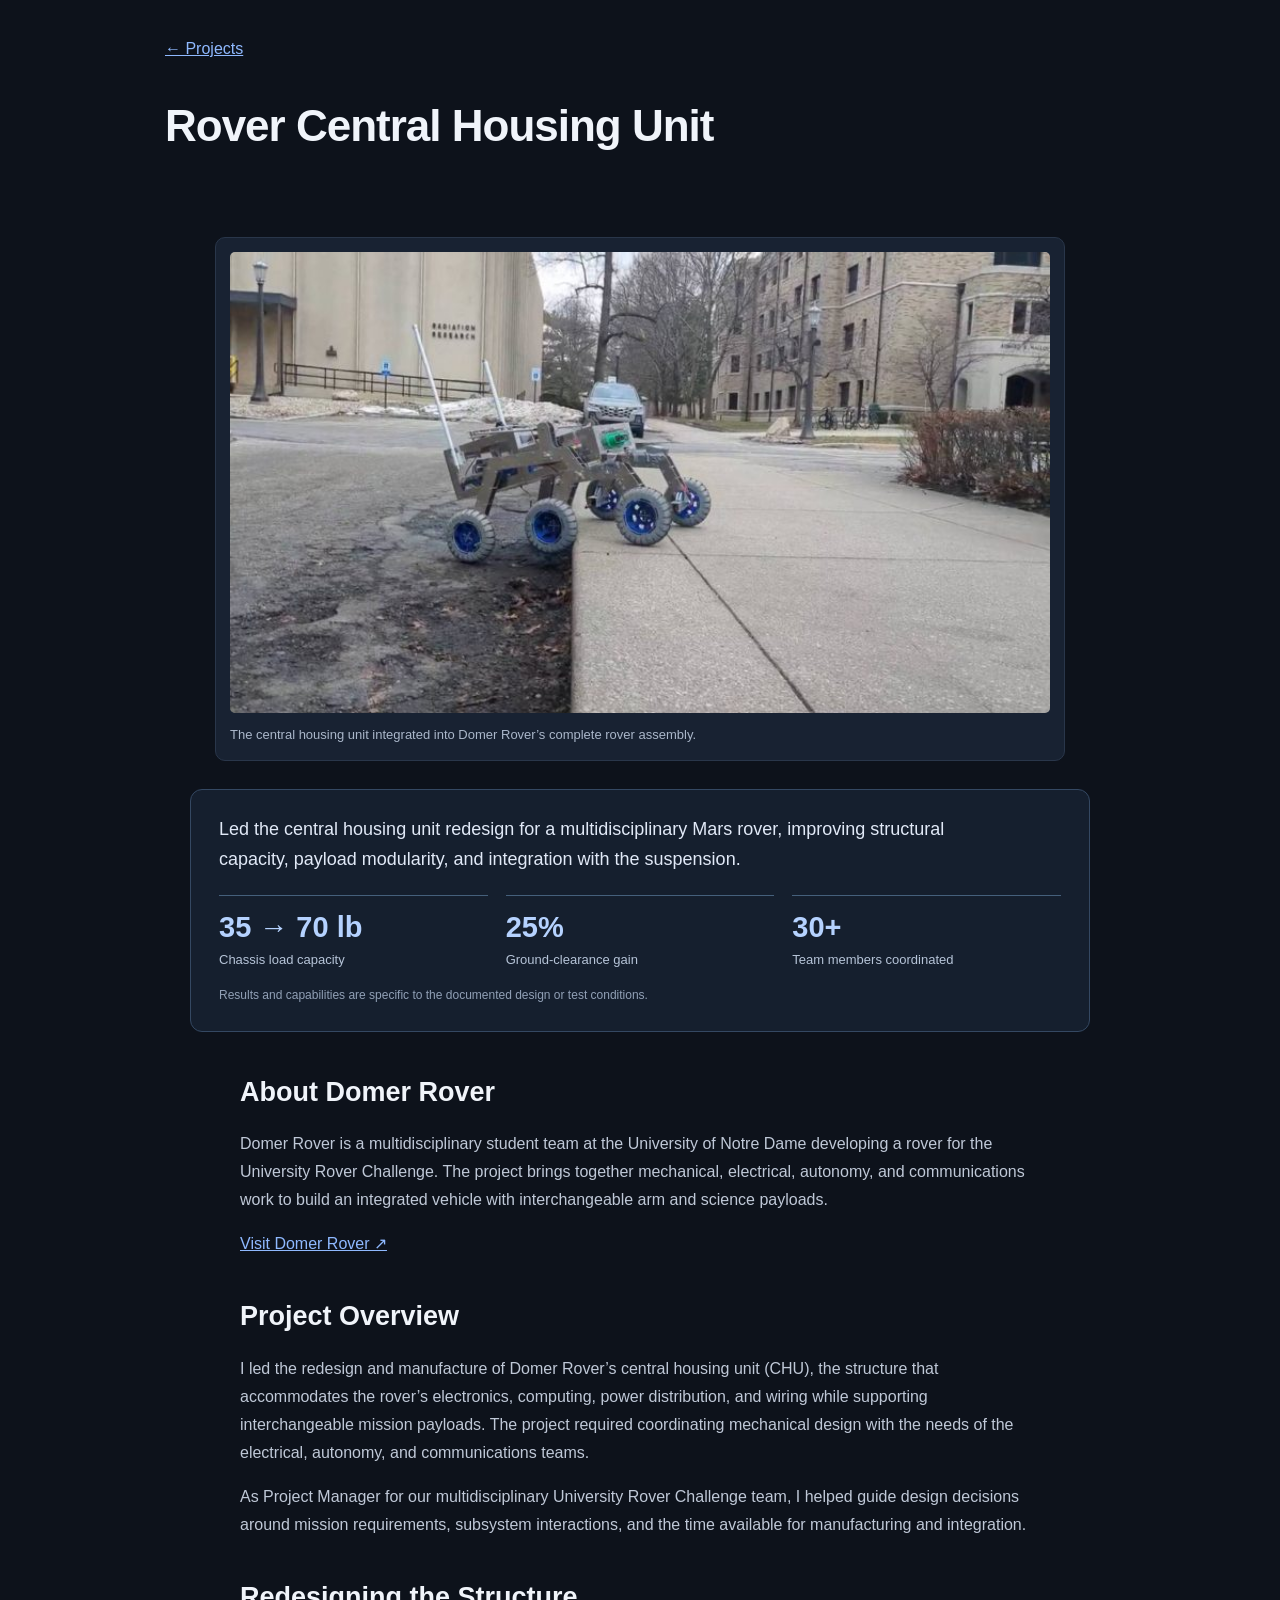
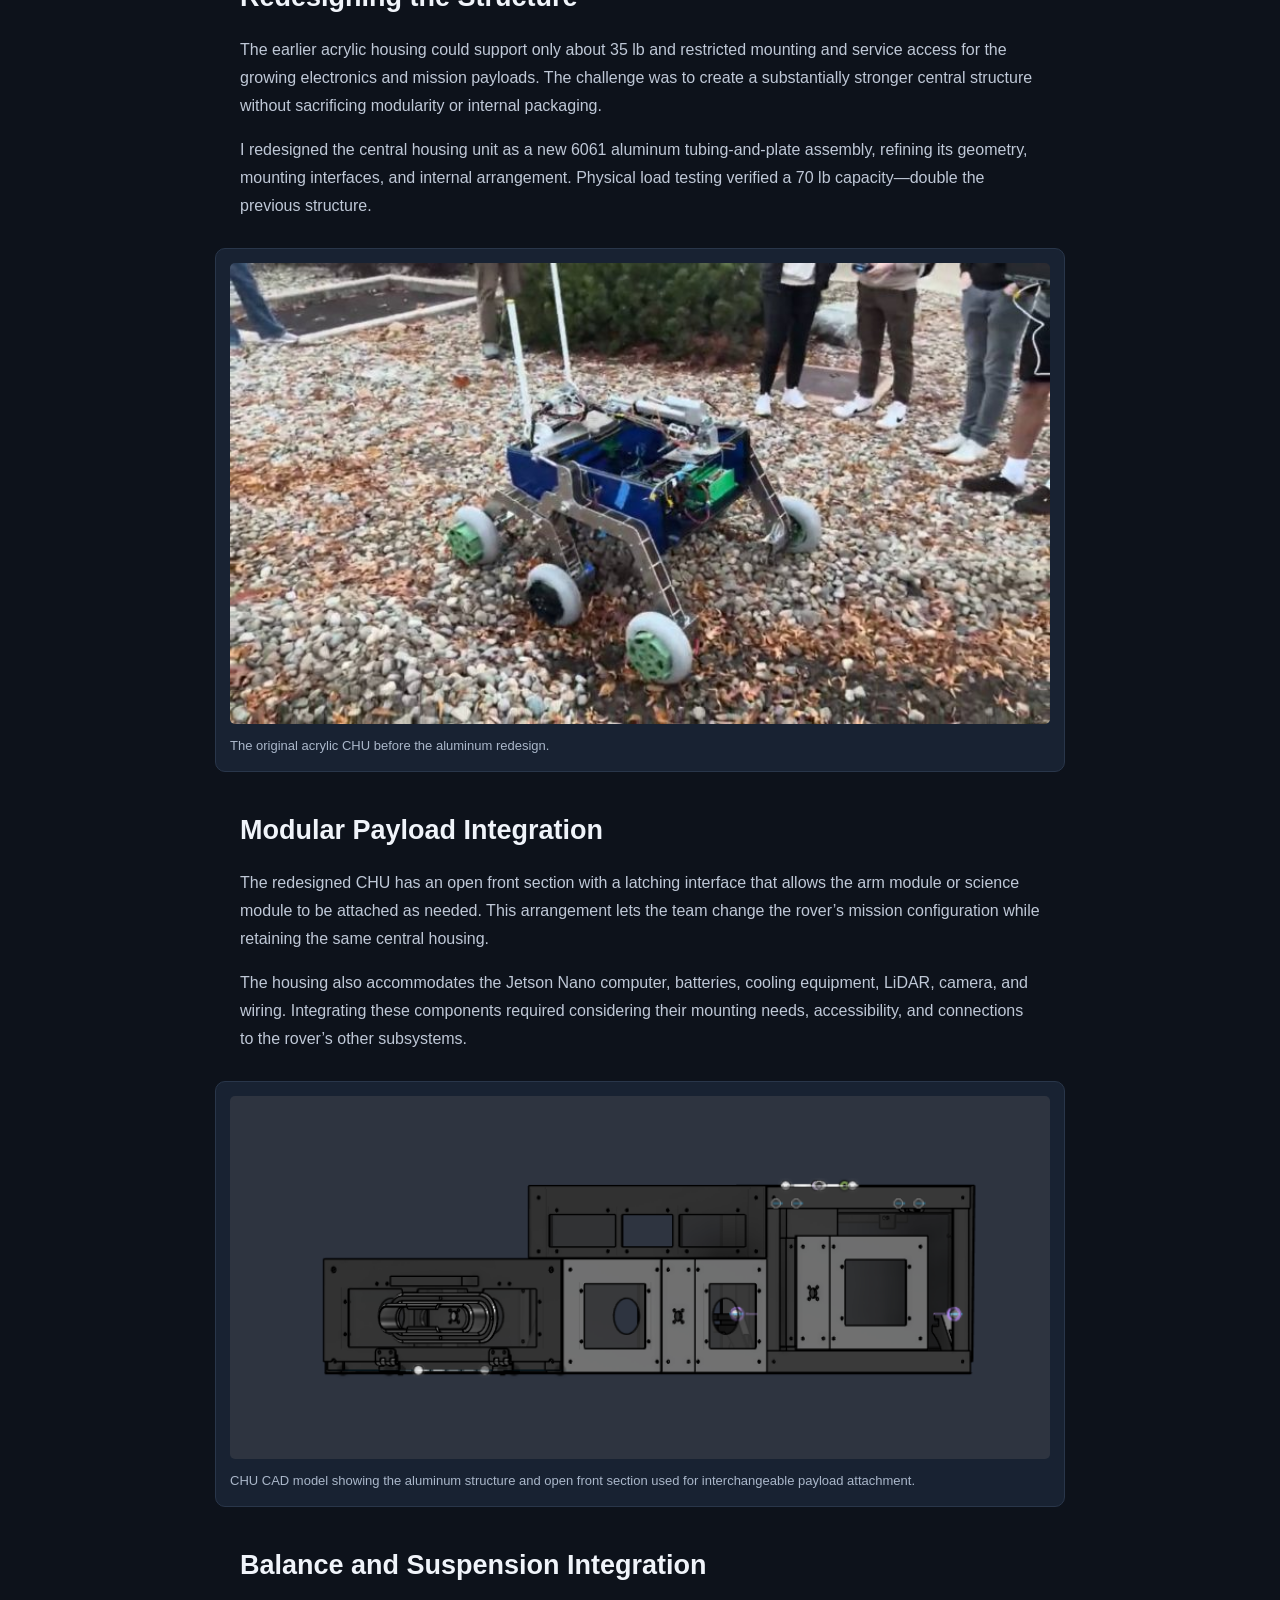
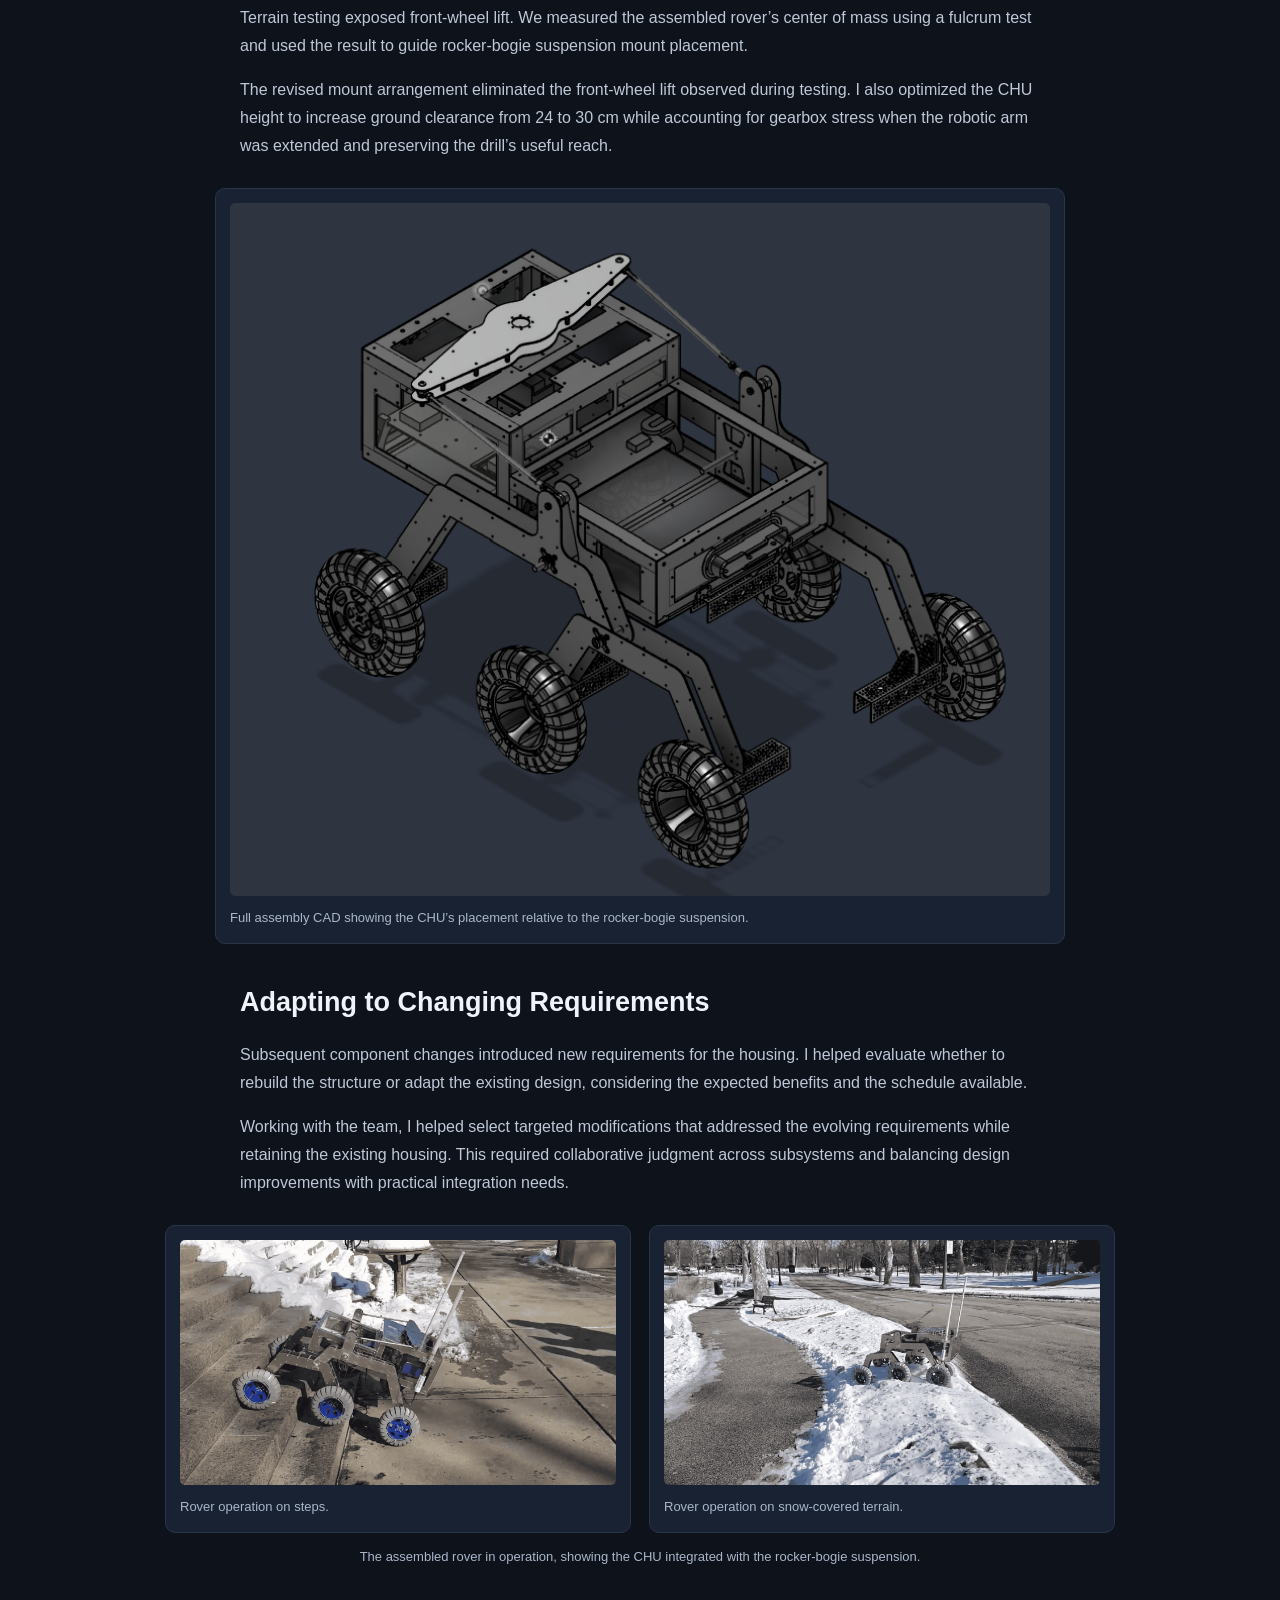
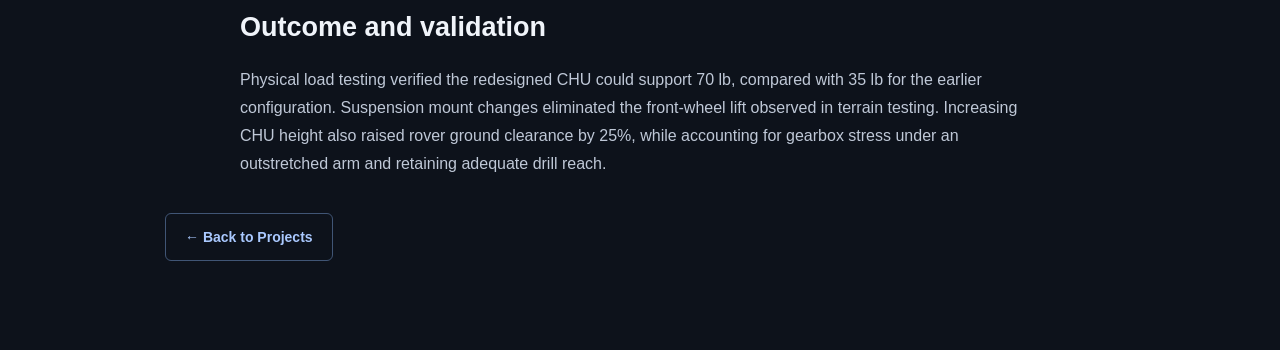
<file: rover.html>
<!DOCTYPE html>

<html lang="en"><head><meta charset="utf-8"/><meta content="width=device-width,initial-scale=1" name="viewport"/><meta content="Mikhil George Edattel's mechanical engineering portfolio: design, CAE, prototyping, and systems integration." name="description"/><meta content="dark" name="color-scheme"/><title>Rover Central Housing Unit | Mikhil Edattel</title><link href="styles.css" rel="stylesheet"/><style>.rover-story{max-width:950px;padding-top:35px;padding-bottom:25px}.rover-heading{padding:0 0 20px}.rover-heading h1{font-size:clamp(30px,4vw,44px);letter-spacing:-1px}.rover-section{max-width:800px;margin:42px auto 25px}.rover-section h2{font-size:27px}.rover-figure{margin:28px auto;max-width:850px;background:#182232;border:1px solid #29364a;border-radius:10px;padding:14px}.rover-figure a{display:block}.rover-figure img{display:block;width:100%;height:auto;border-radius:5px}.rover-figure figcaption{color:#aab7ca;font-size:13px;margin-top:12px;line-height:1.6}.rover-photo-pair{display:grid;grid-template-columns:repeat(2,minmax(0,1fr));gap:18px;margin-top:28px}.rover-photo-pair .rover-figure{margin:0}.rover-photo-pair img{aspect-ratio:16/9;object-fit:contain}.rover-pair-caption{color:#aab7ca;font-size:13px;text-align:center}.rover-story>.buttons{margin-top:35px}@media(max-width:700px){.rover-photo-pair{grid-template-columns:1fr}.rover-section{margin-top:32px}.rover-heading h1{letter-spacing:-.5px}}</style></head><body><a class="skip" href="#main">Skip to content</a><main id="main"><article class="wrap rover-story"><div class="rover-heading"><a aria-label="Return to featured projects" href="index.html#projects">← Projects</a><h1>Rover Central Housing Unit</h1></div><figure class="rover-figure"><a aria-label="Open image: Assembled Domer Rover with aluminum housing and rocker-bogie suspension" href="assets/rover-curb.jpg" rel="noopener" target="_blank"><img alt="Assembled Domer Rover with aluminum housing and rocker-bogie suspension" loading="lazy" src="assets/rover-curb.jpg"/></a><figcaption>The central housing unit integrated into Domer Rover’s complete rover assembly.</figcaption></figure><section aria-label="Project highlights" class="project-snapshot"><p class="project-dek">Led the central housing unit redesign for a multidisciplinary Mars rover, improving structural capacity, payload modularity, and integration with the suspension.</p><div class="outcomes"><div class="outcome"><strong>35 → 70 lb</strong><span>Chassis load capacity</span></div><div class="outcome"><strong>25%</strong><span>Ground-clearance gain</span></div><div class="outcome"><strong>30+</strong><span>Team members coordinated</span></div></div><div class="snapshot-note">Results and capabilities are specific to the documented design or test conditions.</div></section><section class="rover-section"><h2>About Domer Rover</h2><p>Domer Rover is a multidisciplinary student team at the University of Notre Dame developing a rover for the University Rover Challenge. The project brings together mechanical, electrical, autonomy, and communications work to build an integrated vehicle with interchangeable arm and science payloads.</p><p><a href="https://sites.nd.edu/domerrover-club/" rel="noopener" target="_blank">Visit Domer Rover ↗</a></p></section><section class="rover-section"><h2>Project Overview</h2><p>I led the redesign and manufacture of Domer Rover’s central housing unit (CHU), the structure that accommodates the rover’s electronics, computing, power distribution, and wiring while supporting interchangeable mission payloads. The project required coordinating mechanical design with the needs of the electrical, autonomy, and communications teams.</p><p>As Project Manager for our multidisciplinary University Rover Challenge team, I helped guide design decisions around mission requirements, subsystem interactions, and the time available for manufacturing and integration.</p></section><section class="rover-section"><h2>Redesigning the Structure</h2><p>The earlier acrylic housing could support only about 35 lb and restricted mounting and service access for the growing electronics and mission payloads. The challenge was to create a substantially stronger central structure without sacrificing modularity or internal packaging.</p><p>I redesigned the central housing unit as a new 6061 aluminum tubing-and-plate assembly, refining its geometry, mounting interfaces, and internal arrangement. Physical load testing verified a 70 lb capacity—double the previous structure.</p></section><figure class="rover-figure"><a aria-label="Open image: Original blue acrylic central housing on the earlier rover" href="assets/rover-original-acrylic.jpg" rel="noopener" target="_blank"><img alt="Original blue acrylic central housing on the earlier rover" loading="lazy" src="assets/rover-original-acrylic.jpg"/></a><figcaption>The original acrylic CHU before the aluminum redesign.</figcaption></figure><section class="rover-section"><h2>Modular Payload Integration</h2><p>The redesigned CHU has an open front section with a latching interface that allows the arm module or science module to be attached as needed. This arrangement lets the team change the rover’s mission configuration while retaining the same central housing.</p><p>The housing also accommodates the Jetson Nano computer, batteries, cooling equipment, LiDAR, camera, and wiring. Integrating these components required considering their mounting needs, accessibility, and connections to the rover’s other subsystems.</p></section><figure class="rover-figure"><a aria-label="Open image: CAD view of the central housing unit" href="assets/rover-housing.png" rel="noopener" target="_blank"><img alt="CAD view of the central housing unit" loading="lazy" src="assets/rover-housing.png"/></a><figcaption>CHU CAD model showing the aluminum structure and open front section used for interchangeable payload attachment.</figcaption></figure><section class="rover-section"><h2>Balance and Suspension Integration</h2><p>Terrain testing exposed front-wheel lift. We measured the assembled rover’s center of mass using a fulcrum test and used the result to guide rocker-bogie suspension mount placement.</p><p>The revised mount arrangement eliminated the front-wheel lift observed during testing. I also optimized the CHU height to increase ground clearance from 24 to 30 cm while accounting for gearbox stress when the robotic arm was extended and preserving the drill’s useful reach.</p></section><figure class="rover-figure"><a aria-label="Open image: Complete rover CAD showing the housing and rocker-bogie suspension" href="assets/rover-assembly.png" rel="noopener" target="_blank"><img alt="Complete rover CAD showing the housing and rocker-bogie suspension" loading="lazy" src="assets/rover-assembly.png"/></a><figcaption>Full assembly CAD showing the CHU’s placement relative to the rocker-bogie suspension.</figcaption></figure><section class="rover-section"><h2>Adapting to Changing Requirements</h2><p>Subsequent component changes introduced new requirements for the housing. I helped evaluate whether to rebuild the structure or adapt the existing design, considering the expected benefits and the schedule available.</p><p>Working with the team, I helped select targeted modifications that addressed the evolving requirements while retaining the existing housing. This required collaborative judgment across subsystems and balancing design improvements with practical integration needs.</p></section><div class="rover-photo-pair"><figure class="rover-figure"><a aria-label="Open image: Assembled rover traversing outdoor steps" href="assets/rover-steps.png" rel="noopener" target="_blank"><img alt="Assembled rover traversing outdoor steps" loading="lazy" src="assets/rover-steps.png"/></a><figcaption>Rover operation on steps.</figcaption></figure><figure class="rover-figure"><a aria-label="Open image: Assembled rover operating on snow-covered terrain" href="assets/rover-outdoor.png" rel="noopener" target="_blank"><img alt="Assembled rover operating on snow-covered terrain" loading="lazy" src="assets/rover-outdoor.png"/></a><figcaption>Rover operation on snow-covered terrain.</figcaption></figure></div><p class="rover-pair-caption">The assembled rover in operation, showing the CHU integrated with the rocker-bogie suspension.</p><section class="rover-section"><h2>Outcome and validation</h2><p>Physical load testing verified the redesigned CHU could support 70 lb, compared with 35 lb for the earlier configuration. Suspension mount changes eliminated the front-wheel lift observed in terrain testing. Increasing CHU height also raised rover ground clearance by 25%, while accounting for gearbox stress under an outstretched arm and retaining adequate drill reach.</p></section><div class="buttons"><a aria-label="Return to featured projects" class="button secondary" href="index.html#projects">← Back to Projects</a></div></article></main></body></html>
</file>
<file: styles.css>
*{box-sizing:border-box}html{scroll-behavior:smooth}body{margin:0;background:#f5f7fa;color:#384657;font:16px/1.75 Arial,sans-serif}a{color:#235dc1}a:focus-visible{outline:3px solid #235dc1;outline-offset:5px}.wrap{width:min(1100px,90%);margin:auto}header{background:white;border-bottom:1px solid #dce3eb}nav{display:flex;justify-content:space-between;align-items:center;gap:20px;flex-wrap:wrap;padding:20px 0}nav a{text-decoration:none;color:#14283e}nav .links{display:flex;flex-wrap:wrap;gap:22px;font-size:14px}.brand{font-weight:bold}.hero{padding:75px 0 55px;max-width:820px}.label{text-transform:uppercase;letter-spacing:1.5px;color:#235dc1;font-size:12px;font-weight:bold}h1,h2,h3{color:#14283e;line-height:1.2}h1{font-size:clamp(36px,6vw,62px);letter-spacing:-1.5px}h2{font-size:30px}h3{font-size:23px}.lead{font-size:19px}.muted{color:#627084}.buttons{display:flex;gap:12px;flex-wrap:wrap;margin-top:24px}.button{display:inline-block;background:#235dc1;color:white;padding:11px 19px;border-radius:6px;text-decoration:none;font-weight:bold;font-size:14px}.secondary{background:white;color:#235dc1;border:1px solid #235dc1}.grid{display:grid;grid-template-columns:repeat(2,minmax(0,1fr));gap:24px}.card{background:white;border:1px solid #dce3eb;border-radius:12px;overflow:hidden;display:flex;flex-direction:column}.content{padding:28px;flex:1}.card .content{display:flex;flex-direction:column;align-items:flex-start}.card .button{margin-top:auto}.tags{display:flex;gap:8px;flex-wrap:wrap;margin:10px 0 22px}.tags span{background:#eef3fa;padding:3px 9px;font-size:12px;border-radius:4px}.card img{width:100%;height:230px;object-fit:contain;background:white;padding:15px}.graphic{height:180px;background:#eaf0f8;display:flex;align-items:center;justify-content:center;color:#235dc1;font-size:30px;font-weight:bold;letter-spacing:3px}.section{padding:45px 0}.about{background:white;border-block:1px solid #dce3eb;margin-top:60px}.about p{max-width:800px}.project-copy{max-width:800px}.gallery{background:white;border:1px solid #dce3eb;border-radius:12px;padding:20px;margin:25px 0}.gallery img{width:100%;display:block}.gallery figcaption{font-size:13px;color:#627084;margin-top:12px}.photo-note{border:1px dashed #aebbd0;padding:25px;border-radius:10px;color:#627084;margin:25px 0}footer{border-top:1px solid #dce3eb;padding:28px 0;margin-top:40px;font-size:13px;color:#627084}.skip{position:absolute;top:-100px;background:white;padding:10px}.skip:focus{top:0}@media(max-width:700px){.grid{grid-template-columns:1fr}.hero{padding:45px 0 25px}.content{padding:23px}nav .links{gap:14px}.lead{font-size:17px}}@media(prefers-reduced-motion:reduce){html{scroll-behavior:auto}}
.project-gallery{display:grid;grid-template-columns:repeat(2,minmax(0,1fr));gap:20px}.project-gallery .gallery{margin:0}.project-gallery img{height:340px;object-fit:contain}.paired-images{display:grid;grid-template-columns:repeat(2,minmax(0,1fr));gap:8px;background:white;padding:12px}.paired-images a{display:block;min-width:0}.paired-images img{height:240px;padding:5px}.project-gallery a{display:block}@media(max-width:700px){.project-gallery{grid-template-columns:1fr}.paired-images img{height:180px}.project-gallery img{height:300px}}

/* Dark visual theme */
body{background:#0d121b;color:#bfc8d7}header{background:#101722;border-color:#253144}h1,h2,h3,h4,nav a{color:#f0f4fa}a{color:#8fb9ff}nav a:hover{color:#8fb9ff}.brand-sub{display:block;font-size:10px;text-transform:uppercase;letter-spacing:1.8px;color:#8d9bb0;margin-top:3px}.label{color:#8fb9ff}.muted{color:#99a7bb}.button{background:#83b1ff;color:#0b172c}.button:hover{background:#abcaff}.secondary{background:transparent;color:#aac9ff;border-color:#405575}.card,.about{background:#141d2a;border-color:#29364a}.graphic{background:#1b2b42;color:#8fb9ff}.tags span{background:#22324b;color:#c3d7f8}.gallery{background:#182232;border-color:#29364a}.gallery figcaption{color:#aab7ca}.gallery img{border-radius:5px}.paired-images{background:#e9edf3}.card>img{background:#e9edf3}.photo-note{border-color:#405575;color:#aab7ca}.hero h1{max-width:950px}.home-hero{max-width:880px}.home-hero h1{font-size:clamp(38px,6vw,70px)}.name{font-size:21px;color:#8fb9ff;font-weight:bold}.intro-grid{display:grid;grid-template-columns:repeat(3,minmax(0,1fr));gap:28px;margin-top:35px}.intro-grid article{border-top:1px solid #405575;padding-top:24px}.number{color:#8fb9ff;font-size:13px}.intro-note{max-width:780px}.nav-resume{border:1px solid #405575;border-radius:5px;padding:5px 12px}.other-banner{margin-top:40px;border-top:1px solid #29364a}.project-copy{padding-top:30px}.project-copy section{margin:30px 0}.skills-section{max-width:800px;margin:40px 0}.contact-email{font-size:clamp(17px,3vw,25px);overflow-wrap:anywhere}footer{border-color:#253144;color:#99a7bb}footer .wrap{display:flex;justify-content:space-between;gap:20px;flex-wrap:wrap}.skip{background:#182232;color:white}.availability{margin-top:26px}.gallery a:hover img{outline:2px solid #8fb9ff}@media(max-width:700px){.intro-grid{grid-template-columns:1fr}.links{align-items:center}}
.home-intro{text-align:center;max-width:780px;margin:0 auto;padding:85px 0 65px}.home-intro h1{font-size:clamp(28px,4vw,40px);font-weight:700;letter-spacing:-.7px;margin:0 0 24px}.home-intro p{font-size:16px;line-height:1.85;margin:0 auto;max-width:720px}.home-intro .buttons{justify-content:center;margin-top:28px}@media(max-width:700px){.home-intro{padding:55px 0 40px}.home-intro p{font-size:15px}}

.home-projects{padding:15px 0 60px;scroll-margin-top:24px}.home-projects>h2{text-align:center;margin:0 0 32px}.home-other{text-align:center;margin-top:36px}.home-projects .card h3{margin-top:12px}


/* Portfolio refresh: readable engineering outcomes, shared navigation, and mobile behavior */
.site-header{position:relative;z-index:10;background:#101722;border-bottom:1px solid #253144}
.site-header nav{padding:16px 0}
.site-header .brand{white-space:nowrap}
.site-footer{margin-top:55px}
.project-snapshot{max-width:900px;margin:28px auto 44px;padding:25px 28px;background:#151f2e;border:1px solid #344862;border-radius:12px}
.project-dek{font-size:18px;line-height:1.65;color:#e1e9f7;max-width:800px;margin:0 0 21px}
.outcomes{display:grid;grid-template-columns:repeat(3,minmax(0,1fr));gap:18px}
.outcome{border-top:1px solid #45607c;padding-top:14px;display:flex;flex-direction:column;gap:5px}
.outcome strong{font-size:clamp(20px,2.7vw,29px);line-height:1.2;color:#b5d2ff}
.outcome span{font-size:13px;color:#b6c4d8;line-height:1.5}
.snapshot-note{margin-top:15px;color:#91a0b6;font-size:12px}
.rover-story .project-snapshot,.seal-story .project-snapshot,.maze-page .project-snapshot,.frjs-page .project-snapshot{max-width:900px}
.home-projects .card p{margin-bottom:20px}
.home-projects .card h3{font-size:22px;line-height:1.3}
.home-projects .card .label{font-size:11px}
@media(max-width:700px){.outcomes{gap:12px}.project-snapshot{padding:19px}.project-dek{font-size:16px}.outcome strong{font-size:20px}.outcome span{font-size:12px}.site-header .links{gap:11px;font-size:12px}}
@media(max-width:460px){.outcomes{grid-template-columns:1fr}.outcome{padding-top:10px}}

/* Footer-free layout: leave room after the final controls on every page. */
main{padding-bottom:64px}
main.other-page{padding-bottom:88px}
@media(max-width:700px){main{padding-bottom:48px}main.other-page{padding-bottom:72px}}

/* Final page spacing: no site headers or footers. */
.other-page .buttons{margin-bottom:28px}
@media(max-width:700px){.other-page .buttons{margin-bottom:22px}}
</file>
